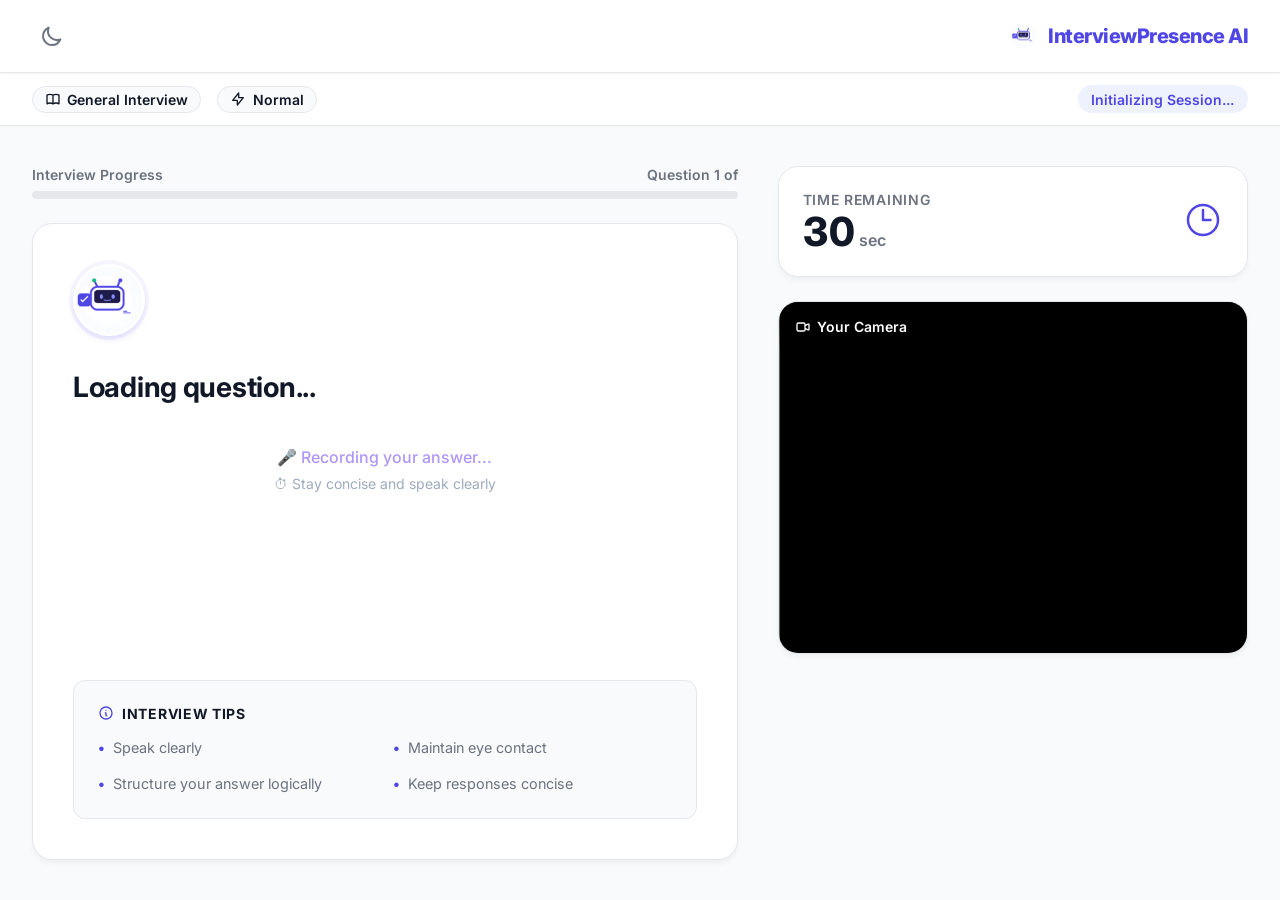
<file: templates/index.html>
﻿<!DOCTYPE html>
<html lang="en">

<head>
    <meta charset="UTF-8">
    <meta name="viewport" content="width=device-width, initial-scale=1.0">
    <title>Live Interview - InterviewPresence AI</title>
    <link href="https://fonts.googleapis.com/css2?family=Inter:wght@400;500;600;700;800&display=swap" rel="stylesheet">
    <style>
        :root {
            --primary: #4f46e5;
            --primary-hover: #4338ca;
            --bg-light: #f9fafb;
            --surface: #ffffff;
            --text-main: #111827;
            --text-muted: #6b7280;
            --border: #e5e7eb;
            --danger: #ef4444;
            --success: #10b981;
            --warning: #f59e0b;
        }

        * {
            box-sizing: border-box;
            margin: 0;
            padding: 0;
            font-family: 'Inter', sans-serif;
        }

        body {
            background-color: var(--bg-light);
            color: var(--text-main);
            min-height: 100vh;
            display: flex;
            flex-direction: column;
        }

        /* Topbar Header */
        .topbar {
            background: var(--surface);
            border-bottom: 1px solid var(--border);
            padding: 1rem 2rem;
            display: flex;
            justify-content: space-between;
            align-items: center;
            box-shadow: 0 1px 2px 0 rgba(0, 0, 0, 0.05);
            position: sticky;
            top: 0;
            z-index: 50;
        }

        .brand-title {
            font-size: 1.25rem;
            font-weight: 800;
            color: var(--primary);
            display: flex;
            align-items: center;
            gap: 0.5rem;
            letter-spacing: -0.025em;
        }

        .brand-title .logo-icon {
            width: 32px;
            height: 32px;
            object-fit: contain;
            border-radius: 6px;
        }

        /* Compact Header (Session Info) */
        .session-info-bar {
            background: var(--surface);
            border-bottom: 1px solid var(--border);
            padding: 0.75rem 2rem;
            display: flex;
            align-items: center;
            justify-content: space-between;
            font-size: 0.875rem;
            color: var(--text-muted);
            box-shadow: 0 1px 2px 0 rgba(0, 0, 0, 0.02);
        }

        .session-badges {
            display: flex;
            gap: 1rem;
            align-items: center;
        }

        .badge {
            background: var(--bg-light);
            border: 1px solid var(--border);
            padding: 0.25rem 0.75rem;
            border-radius: 9999px;
            font-weight: 600;
            color: var(--text-main);
            display: inline-flex;
            align-items: center;
            gap: 0.4rem;
        }

        .status-badge {
            display: flex;
            align-items: center;
            gap: 0.5rem;
            font-weight: 600;
            color: var(--primary);
            background: #eef2ff;
            padding: 0.35rem 0.85rem;
            border-radius: 9999px;
        }

        /* Main Container */
        .container {
            max-width: 1300px;
            margin: 0 auto;
            padding: 2.5rem 2rem;
            width: 100%;
            flex: 1;
            display: grid;
            grid-template-columns: 3fr 2fr;
            gap: 2.5rem;
        }

        /* Left: Question Panel */
        .question-panel {
            display: flex;
            flex-direction: column;
            gap: 1.5rem;
        }

        .question-card {
            background: var(--surface);
            border: 1px solid var(--border);
            border-radius: 20px;
            padding: 2.5rem;
            box-shadow: 0 4px 6px -1px rgba(0, 0, 0, 0.05);
            display: flex;
            flex-direction: column;
            position: relative;
            overflow: hidden;
            flex-grow: 1;
        }

        .ai-header {
            display: flex;
            align-items: center;
            gap: 1rem;
            margin-bottom: 1.5rem;
        }

        .ai-avatar {
            width: 72px;
            height: 72px;
            border-radius: 50%;
            background: var(--bg-light);
            border: 3px solid #ffffff;
            box-shadow: 0 4px 6px -1px rgba(79, 70, 229, 0.15), 0 0 0 4px rgba(79, 70, 229, 0.05);
            display: flex;
            align-items: center;
            justify-content: center;
            animation: float-avatar 4s ease-in-out infinite, gentle-glow 4s ease-in-out infinite;
            flex-shrink: 0;
            overflow: hidden;
            margin-bottom: 0.5rem;
        }

        .ai-avatar img {
            width: 100%;
            height: 100%;
            object-fit: cover;
        }

        @keyframes float-avatar {
            0% { transform: translateY(0px); }
            50% { transform: translateY(-3px); }
            100% { transform: translateY(0px); }
        }

        @keyframes gentle-glow {
            0% { box-shadow: 0 4px 6px -1px rgba(79, 70, 229, 0.15), 0 0 0 4px rgba(79, 70, 229, 0.05); }
            50% { box-shadow: 0 8px 12px -1px rgba(79, 70, 229, 0.25), 0 0 0 6px rgba(79, 70, 229, 0.1); }
            100% { box-shadow: 0 4px 6px -1px rgba(79, 70, 229, 0.15), 0 0 0 4px rgba(79, 70, 229, 0.05); }
        }

        .question-text {
            font-size: 1.75rem;
            font-weight: 700;
            color: var(--text-main);
            line-height: 1.4;
            margin-bottom: 1.25rem;
            letter-spacing: -0.01em;
        }

        /* Answer Status Block */
        .answer-status {
            margin: 20px 0;
            text-align: center;
            opacity: 0.9;
        }

        .recording-text {
            font-size: 16px;
            color: #a78bfa;
            margin-bottom: 8px;
            font-weight: 500;
            animation: answer-pulse 1.5s infinite;
        }

        .helper-text {
            font-size: 14px;
            color: #94a3b8;
        }

        @keyframes answer-pulse {
            0%   { opacity: 0.6; }
            50%  { opacity: 1; }
            100% { opacity: 0.6; }
        }

        .guidance-panel {
            margin-top: auto;
            background: var(--bg-light);
            border: 1px solid var(--border);
            border-radius: 12px;
            padding: 1.5rem;
        }

        .guidance-panel h4 {
            font-size: 0.875rem;
            font-weight: 700;
            color: var(--text-main);
            margin-bottom: 1rem;
            display: flex;
            align-items: center;
            gap: 0.5rem;
            text-transform: uppercase;
            letter-spacing: 0.05em;
        }

        .guidance-panel h4 svg {
            color: var(--primary);
        }

        .guidance-list {
            list-style: none;
            display: grid;
            grid-template-columns: 1fr 1fr;
            gap: 1rem;
        }

        .guidance-list li {
            font-size: 0.9rem;
            color: var(--text-muted);
            display: flex;
            align-items: flex-start;
            gap: 0.5rem;
            line-height: 1.4;
        }

        .guidance-list li::before {
            content: "•";
            color: var(--primary);
            font-weight: bold;
        }

        @media (max-width: 640px) {
            .guidance-list {
                grid-template-columns: 1fr;
            }
        }

        /* Progress Bar */
        .progress-container {
            display: flex;
            flex-direction: column;
            gap: 0.5rem;
        }

        .progress-info {
            font-size: 0.875rem;
            font-weight: 600;
            color: var(--text-muted);
            display: flex;
            justify-content: space-between;
        }

        .progress-bar {
            height: 8px;
            background: var(--border);
            border-radius: 9999px;
            overflow: hidden;
        }

        #progressFill {
            height: 100%;
            background: var(--primary);
            width: 0%;
            transition: width 0.3s ease;
        }

        /* Right: Video Panel & Timer */
        .right-panel {
            display: flex;
            flex-direction: column;
            gap: 1.5rem;
        }

        .timer-card {
            background: var(--surface);
            border: 1px solid var(--border);
            border-radius: 20px;
            padding: 1.5rem;
            box-shadow: 0 4px 6px -1px rgba(0, 0, 0, 0.05);
            display: flex;
            align-items: center;
            justify-content: space-between;
        }

        .timer-info {
            display: flex;
            flex-direction: column;
            gap: 0.25rem;
        }

        .timer-label {
            font-size: 0.875rem;
            color: var(--text-muted);
            font-weight: 600;
            text-transform: uppercase;
            letter-spacing: 0.05em;
        }

        .timer-value {
            font-size: 2.5rem;
            font-weight: 800;
            color: var(--text-main);
            line-height: 1;
            font-variant-numeric: tabular-nums;
            display: flex;
            align-items: baseline;
            gap: 0.25rem;
        }

        .timer-value.urgent {
            color: var(--danger);
            animation: pulse 1s infinite;
        }

        .timer-value span.sec {
            font-size: 1rem;
            font-weight: 600;
            color: var(--text-muted);
        }

        .video-container {
            background: var(--bg-light);
            border: 1px solid var(--border);
            border-radius: 20px;
            box-shadow: 0 4px 6px -1px rgba(0, 0, 0, 0.05);
            position: relative;
            overflow: hidden;
            display: flex;
            flex-direction: column;
            aspect-ratio: 4/3;
        }

        .video-header {
            position: absolute;
            top: 0;
            left: 0;
            right: 0;
            padding: 1rem;
            display: flex;
            justify-content: space-between;
            align-items: center;
            z-index: 10;
            background: linear-gradient(180deg, rgba(0, 0, 0, 0.6) 0%, transparent 100%);
            color: white;
        }

        .camera-label {
            font-size: 0.875rem;
            font-weight: 600;
            display: flex;
            align-items: center;
            gap: 0.4rem;
        }

        .recording-badge {
            background: rgba(239, 68, 68, 0.9);
            color: white;
            padding: 0.35rem 0.75rem;
            border-radius: 9999px;
            font-size: 0.75rem;
            font-weight: 700;
            display: flex;
            align-items: center;
            gap: 0.4rem;
            backdrop-filter: blur(4px);
            animation: pulse-badge 2s infinite;
        }

        .recording-badge::before {
            content: '';
            width: 8px;
            height: 8px;
            background: white;
            border-radius: 50%;
            display: inline-block;
        }

        #video {
            width: 100%;
            height: 100%;
            object-fit: cover;
            background-color: #000;
            transform: scaleX(-1);
            /* Mirror effect */
        }

        @keyframes pulse {
            0%   { opacity: 1; }
            50%  { opacity: 0.7; }
            100% { opacity: 1; }
        }

        @keyframes pulse-badge {
            0%   { box-shadow: 0 0 0 0 rgba(239, 68, 68, 0.4); }
            70%  { box-shadow: 0 0 0 6px rgba(239, 68, 68, 0); }
            100% { box-shadow: 0 0 0 0 rgba(239, 68, 68, 0); }
        }

        /* Responsive */
        @media (max-width: 1024px) {
            .container {
                grid-template-columns: 1fr;
            }

            .video-container {
                max-width: 600px;
                margin: 0 auto;
                width: 100%;
            }
        }

        @media (max-width: 640px) {
            .session-info-bar {
                flex-direction: column;
                gap: 1rem;
                align-items: flex-start;
            }

            .session-badges {
                flex-wrap: wrap;
            }
        }
    </style>

    <!-- THEME INJECTION -->
    <style>
        [data-theme="dark"] {
            --bg-light: #111827;
            --bg-base: #111827;
            --bg: #111827;
            --surface: #1f2937;
            --card-bg: #1f2937;
            --text-main: #f9fafb;
            --text-primary: #f9fafb;
            --text-muted: #9ca3af;
            --text-secondary: #9ca3af;
            --border: #374151;
            --card-border: #374151;
            --icon-bg: #374151;
            --gradient-text: linear-gradient(135deg, #f9fafb 0%, #9ca3af 100%);
        }

        body, nav, .topbar, .session-info-bar, .question-card, .timer-card, .video-container, .badge, .status-badge, .guidance-panel, .guidance-text, span, h4, div, .subject-card, .difficulty-card, .feature-card, .stats-empty-state, .split-layout, .brand-panel, .form-card, section, header, main, h1, h2, h3, p {
            transition: background-color 0.3s ease, color 0.3s ease, border-color 0.3s ease, box-shadow 0.3s ease;
        }

        .theme-toggle-btn {
            background: transparent;
            border: none;
            color: var(--text-muted, var(--text-secondary, var(--primary, #6b7280)));
            cursor: pointer;
            padding: 0.5rem;
            border-radius: 50%;
            display: flex;
            align-items: center;
            justify-content: center;
            transition: background-color 0.3s ease, color 0.3s ease;
            z-index: 9999;
        }

        .theme-toggle-btn:hover {
            background-color: var(--border, var(--card-border, #e5e7eb));
            color: var(--text-main, var(--text-primary, #111827));
        }

        .theme-toggle-btn svg {
            width: 24px;
            height: 24px;
        }

        .fixed-theme-toggle {
            position: fixed;
            top: 1rem;
            right: 1.5rem;
            background: var(--surface, var(--card-bg, #ffffff));
            border: 1px solid var(--border, var(--card-border, #e5e7eb));
            box-shadow: 0 1px 3px rgba(0,0,0,0.1);
        }
    </style>

</head>

<body>

    <!-- Topbar -->
    <div class="topbar">
        
        <!-- THEME TOGGLE -->
        <button id="themeToggle" class="theme-toggle-btn" aria-label="Toggle Theme">
            <svg id="sunIcon" style="display: none;" xmlns="http://www.w3.org/2000/svg" fill="none" viewBox="0 0 24 24" stroke="currentColor" stroke-width="2"><path stroke-linecap="round" stroke-linejoin="round" d="M12 3v1m0 16v1m9-9h-1M4 12H3m15.364 6.364l-.707-.707M6.343 6.343l-.707-.707m12.728 0l-.707.707M6.343 17.657l-.707.707M16 12a4 4 0 11-8 0 4 4 0 018 0z" /></svg>
            <svg id="moonIcon" xmlns="http://www.w3.org/2000/svg" fill="none" viewBox="0 0 24 24" stroke="currentColor" stroke-width="2"><path stroke-linecap="round" stroke-linejoin="round" d="M20.354 15.354A9 9 0 018.646 3.646 9.003 9.003 0 0012 21a9.003 9.003 0 008.354-5.646z" /></svg>
        </button>

        <div class="brand-title">
            <img src="/static/images/ai-mascot.png" alt="AI Logo" class="logo-icon">
            InterviewPresence AI
        </div>
    </div>

    <!-- Session Header -->
    <div class="session-info-bar">
        <div class="session-badges">
            <div class="badge">
                <svg xmlns="http://www.w3.org/2000/svg" width="16" height="16" fill="none" viewBox="0 0 24 24"
                    stroke="currentColor" stroke-width="2">
                    <path stroke-linecap="round" stroke-linejoin="round"
                        d="M12 6.253v13m0-13C10.832 5.477 9.246 5 7.5 5S4.168 5.477 3 6.253v13C4.168 18.477 5.754 18 7.5 18s3.332.477 4.5 1.253m0-13C13.168 5.477 14.754 5 16.5 5c1.747 0 3.332.477 4.5 1.253v13C19.832 18.477 18.247 18 16.5 18c-1.746 0-3.332.477-4.5 1.253" />
                </svg>
                <span id="displaySubject">General Interview</span>
            </div>
            <div class="badge">
                <svg xmlns="http://www.w3.org/2000/svg" width="16" height="16" fill="none" viewBox="0 0 24 24"
                    stroke="currentColor" stroke-width="2">
                    <path stroke-linecap="round" stroke-linejoin="round" d="M13 10V3L4 14h7v7l9-11h-7z" />
                </svg>
                <span id="displayDifficulty">Normal</span>
            </div>
        </div>
        <div class="status-badge" id="status">
            Initializing Session...
        </div>
    </div>

    <div class="container">
        <!-- LEFT: Question Panel -->
        <div class="question-panel">

            <div class="progress-container">
                <div class="progress-info">
                    <span>Interview Progress</span>
                    <span>Question <span id="qNum">1</span> of <span id="qTotal"></span></span>
                </div>
                <div class="progress-bar">
                    <div id="progressFill"></div>
                </div>
            </div>

            <div class="question-card">
                <div class="ai-header">
                    <div class="ai-avatar">
                        <img src="/static/images/ai-mascot.png" alt="AI Interviewer" />
                    </div>
                </div>

                <div id="question" class="question-text">Loading question...</div>

                <div class="answer-status">
                    <p class="recording-text">&#127908; Recording your answer...</p>
                    <p class="helper-text">&#9201; Stay concise and speak clearly</p>
                </div>

                <div class="guidance-panel">
                    <h4>
                        <svg xmlns="http://www.w3.org/2000/svg" width="16" height="16" fill="none" viewBox="0 0 24 24"
                            stroke="currentColor" stroke-width="2">
                            <path stroke-linecap="round" stroke-linejoin="round"
                                d="M13 16h-1v-4h-1m1-4h.01M21 12a9 9 0 11-18 0 9 9 0 0118 0z" />
                        </svg>
                        Interview Tips
                    </h4>
                    <ul class="guidance-list">
                        <li>Speak clearly</li>
                        <li>Maintain eye contact</li>
                        <li>Structure your answer logically</li>
                        <li>Keep responses concise</li>
                    </ul>
                </div>
            </div>

        </div>

        <!-- RIGHT: Video Panel -->
        <div class="right-panel">

            <div class="timer-card">
                <div class="timer-info">
                    <span class="timer-label">Time Remaining</span>
                    <div class="timer-value" id="timerValueContainer">
                        <span id="timer">30</span>
                        <span class="sec">sec</span>
                    </div>
                </div>
                <div class="timer-icon" style="color: var(--primary);">
                    <svg xmlns="http://www.w3.org/2000/svg" width="40" height="40" fill="none" viewBox="0 0 24 24"
                        stroke="currentColor" stroke-width="1.5">
                        <path stroke-linecap="round" stroke-linejoin="round"
                            d="M12 6v6h4.5m4.5 0a9 9 0 11-18 0 9 9 0 0118 0z" />
                    </svg>
                </div>
            </div>

            <div class="video-container">
                <div class="video-header">
                    <div class="camera-label">
                        <svg xmlns="http://www.w3.org/2000/svg" width="16" height="16" fill="none" viewBox="0 0 24 24"
                            stroke="currentColor" stroke-width="2">
                            <path stroke-linecap="round" stroke-linejoin="round"
                                d="M15 10l4.553-2.276A1 1 0 0121 8.618v6.764a1 1 0 01-1.447.894L15 14M5 18h8a2 2 0 002-2V8a2 2 0 00-2-2H5a2 2 0 00-2 2v8a2 2 0 002 2z" />
                        </svg>
                        Your Camera
                    </div>
                    <div class="recording-badge" style="display: none;">
                        Recording
                    </div>
                </div>
                <!-- Playsinline and muted often required for autoplay without issues -->
                <video id="video" autoplay playsinline muted></video>
            </div>

        </div>
    </div>

    <script>
        // Setup Context labels
        document.addEventListener("DOMContentLoaded", () => {
            const urlParams = new URLSearchParams(window.location.search);
            let subject = urlParams.get("subject");
            let difficulty = urlParams.get("difficulty");

            if (subject) {
                const displayMap = {
                    'dsa': 'Data Structures & Algorithms',
                    'os': 'Operating Systems',
                    'dbms': 'Database Management Systems',
                    'networks': 'Computer Networks'
                };
                document.getElementById('displaySubject').textContent = displayMap[subject.toLowerCase()] || subject.toUpperCase();
            }
            if (difficulty) {
                document.getElementById('displayDifficulty').textContent = difficulty.charAt(0).toUpperCase() + difficulty.slice(1);
            }
        });

        let allRecordings = [];
        let recordedChunks = [];

        const video = document.getElementById("video");
        const timerDisplay = document.getElementById("timer");
        const timerValueContainer = document.getElementById("timerValueContainer");

        const recordingBadge = document.querySelector(".recording-badge");
        const questions = JSON.parse('{{ questions|tojson|safe }}');
        document.getElementById("qTotal").innerText = questions.length;
        let currentQuestionIndex = 0;

        let countdown;
        let timeLeft = 30;

        let mediaRecorder;

        navigator.mediaDevices.getUserMedia({
            video: true,
            audio: {
                echoCancellation: true,
                noiseSuppression: true,
                autoGainControl: true
            }
        })
            .then(stream => {
                video.srcObject = stream;

                mediaRecorder = new MediaRecorder(stream);

                mediaRecorder.ondataavailable = event => {
                    if (event.data.size > 0) {
                        recordedChunks.push(event.data);
                    }
                };

                recordingBadge.style.display = "none";
                mediaRecorder.onstop = async () => {

                    const blob = new Blob(recordedChunks, { type: "video/webm" });
                    allRecordings.push(blob);

                    currentQuestionIndex++;

                    if (currentQuestionIndex < questions.length) {
                        loadQuestion();
                        document.getElementById("status").innerHTML =
                            '<svg xmlns="http://www.w3.org/2000/svg" width="16" height="16" fill="none" viewBox="0 0 24 24" stroke="currentColor" stroke-width="2"><path stroke-linecap="round" stroke-linejoin="round" d="M19 11a7 7 0 01-7 7m0 0a7 7 0 01-7-7m7 7v4m0 0H8m4 0h4m-4-8a3 3 0 01-3-3V5a3 3 0 116 0v6a3 3 0 01-3 3z" /></svg> Listening to question...';
                        setTimeout(speakQuestion, 1000);
                        return;
                    }

                    document.getElementById("status").innerHTML =
                        '<svg class="animate-spin" xmlns="http://www.w3.org/2000/svg" width="16" height="16" fill="none" viewBox="0 0 24 24" stroke="currentColor" stroke-width="2"><path stroke-linecap="round" stroke-linejoin="round" d="M4 4v5h.582m15.356 2A8.001 8.001 0 004.582 9m0 0H9m11 11v-5h-.581m0 0a8.003 8.003 0 01-15.357-2m15.357 2H15" /></svg> AI evaluation in progress...';

                    const formData = new FormData();

                    allRecordings.forEach((blob, index) => {
                        formData.append("video" + index, blob);
                    });

                    const response = await fetch("/upload", {
                        method: "POST",
                        body: formData
                    });

                    const html = await response.text();
                    document.open();
                    document.write(html);
                    document.close();
                };

            })
            .catch(err => {
                alert("Camera access denied! Please allow permissions to use the live interview feature.");
            });

        function loadQuestion() {
            document.getElementById("question").innerText =
                questions[currentQuestionIndex].question;

            // Update question number
            document.getElementById("qNum").innerText =
                currentQuestionIndex + 1;

            // Update progress bar
            const progress =
                ((currentQuestionIndex + 1) / questions.length) * 100;

            document.getElementById("progressFill").style.width =
                progress + "%";
        }

        function speakQuestion() {
            const questionText = questions[currentQuestionIndex].question;
            const speech = new SpeechSynthesisUtterance(questionText);

            speech.onend = () => {
                document.getElementById("status").innerHTML =
                    '<svg xmlns="http://www.w3.org/2000/svg" width="16" height="16" fill="none" viewBox="0 0 24 24" stroke="currentColor" stroke-width="2"><path stroke-linecap="round" stroke-linejoin="round" d="M14.752 11.168l-3.197-2.132A1 1 0 0010 9.87v4.263a1 1 0 001.555.832l3.197-2.132a1 1 0 000-1.664z" /><path stroke-linecap="round" stroke-linejoin="round" d="M21 12a9 9 0 11-18 0 9 9 0 0118 0z" /></svg> Answer now...';
                setTimeout(startAutoRecording, 2000);
            };

            window.speechSynthesis.speak(speech);
        }

        function startAutoRecording() {
            recordingBadge.style.display = "flex";
            timerValueContainer.classList.remove("urgent");

            if (mediaRecorder.state === "recording") return;

            timeLeft = 30;
            timerDisplay.innerText = timeLeft;

            recordedChunks = [];
            mediaRecorder.start();

            document.getElementById("status").innerHTML =
                '<svg xmlns="http://www.w3.org/2000/svg" width="16" height="16" fill="none" viewBox="0 0 24 24" stroke="currentColor" stroke-width="2"><path stroke-linecap="round" stroke-linejoin="round" d="M15 10l4.553-2.276A1 1 0 0121 8.618v6.764a1 1 0 01-1.447.894L15 14M5 18h8a2 2 0 002-2V8a2 2 0 00-2-2H5a2 2 0 00-2 2v8a2 2 0 002 2z" /></svg> Recording answer...';

            countdown = setInterval(() => {
                timeLeft--;
                timerDisplay.innerText = timeLeft;

                if (timeLeft <= 10) {
                    timerValueContainer.classList.add("urgent");
                }

                if (timeLeft <= 0) {
                    clearInterval(countdown);
                    timerValueContainer.classList.remove("urgent");
                    mediaRecorder.stop();
                }
            }, 1000);
        }

        window.onload = () => {
            loadQuestion();
            document.getElementById("status").innerHTML =
                '<svg xmlns="http://www.w3.org/2000/svg" width="16" height="16" fill="none" viewBox="0 0 24 24" stroke="currentColor" stroke-width="2"><path stroke-linecap="round" stroke-linejoin="round" d="M19 11a7 7 0 01-7 7m0 0a7 7 0 01-7-7m7 7v4m0 0H8m4 0h4m-4-8a3 3 0 01-3-3V5a3 3 0 116 0v6a3 3 0 01-3 3z" /></svg> Listening to question...';
            setTimeout(speakQuestion, 500);
        };

        // Quick inline style for spin animation
        const style = document.createElement('style');
        style.innerHTML = `
        @keyframes spin { 100% { transform: rotate(360deg); } }
        .animate-spin { animation: spin 1s linear infinite; }
    `;
        document.head.appendChild(style);
    </script>


    <!-- THEME SCRIPT -->
    <script>
        const initTheme = () => {
            const savedTheme = localStorage.getItem('theme');
            const sunIcon = document.getElementById('sunIcon');
            const moonIcon = document.getElementById('moonIcon');
            if (savedTheme === 'dark') {
                document.documentElement.setAttribute('data-theme', 'dark');
                if (sunIcon) sunIcon.style.display = 'block';
                if (moonIcon) moonIcon.style.display = 'none';
            } else {
                document.documentElement.setAttribute('data-theme', 'light');
                if (sunIcon) sunIcon.style.display = 'none';
                if (moonIcon) moonIcon.style.display = 'block';
            }
        };

        const savedThemeInit = localStorage.getItem('theme');
        if (savedThemeInit === 'dark') {
            document.documentElement.setAttribute('data-theme', 'dark');
        } else {
            document.documentElement.setAttribute('data-theme', 'light');
        }

        document.addEventListener("DOMContentLoaded", () => {
            initTheme();
            const themeToggleBtn = document.getElementById('themeToggle');
            const sunIcon = document.getElementById('sunIcon');
            const moonIcon = document.getElementById('moonIcon');

            if (themeToggleBtn) {
                themeToggleBtn.addEventListener('click', () => {
                    const currentTheme = document.documentElement.getAttribute('data-theme');
                    let targetTheme = 'light';
                    if (currentTheme === 'light' || !currentTheme) {
                        targetTheme = 'dark';
                        if (sunIcon) sunIcon.style.display = 'block';
                        if (moonIcon) moonIcon.style.display = 'none';
                    } else {
                        targetTheme = 'light';
                        if (sunIcon) sunIcon.style.display = 'none';
                        if (moonIcon) moonIcon.style.display = 'block';
                    }
                    document.documentElement.setAttribute('data-theme', targetTheme);
                    localStorage.setItem('theme', targetTheme);
                });
            }
        });
    </script>

</body>

</html>
</file>
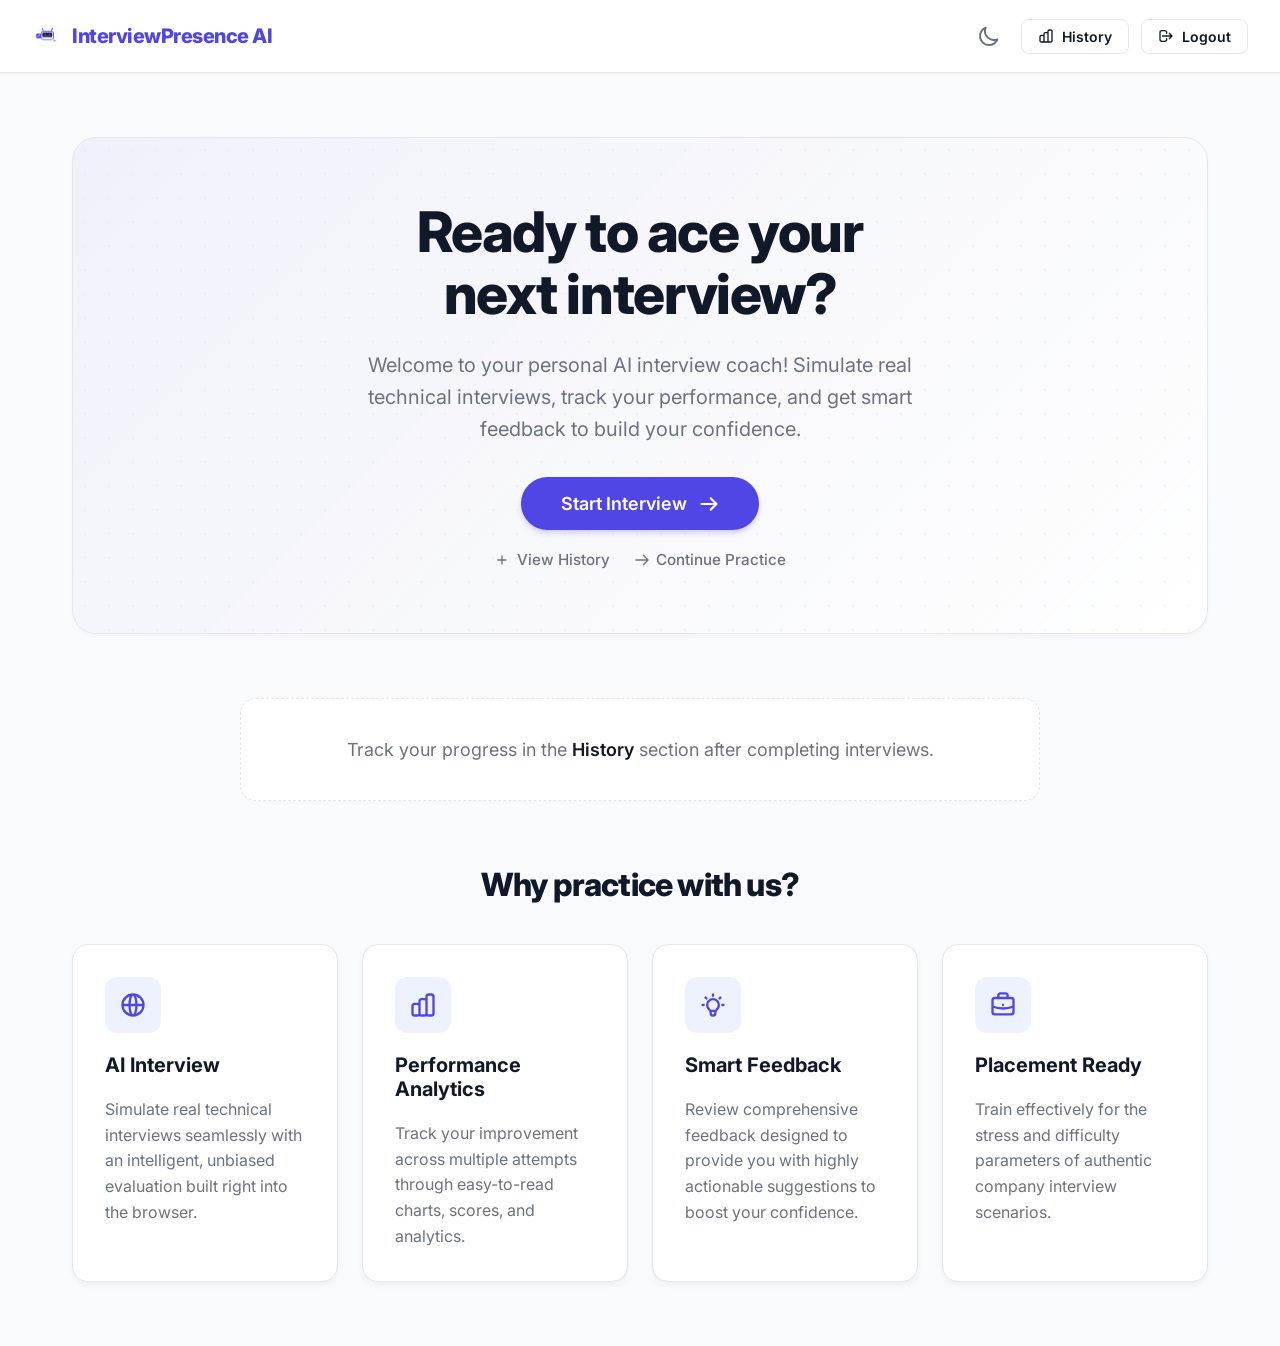
<file: templates/dashboard.html>
<!DOCTYPE html>
<html lang="en">

<head>
    <meta charset="UTF-8">
    <meta name="viewport" content="width=device-width, initial-scale=1.0">
    <title>Dashboard | InterviewPresence AI</title>
    <link href="https://fonts.googleapis.com/css2?family=Inter:wght@400;500;600;700;800&display=swap" rel="stylesheet">
    <style>
        /* ─── Light Theme Variables (default) ─── */
        :root {
            --primary: #4f46e5;
            --primary-hover: #4338ca;
            --bg: #f3f4f6;
            --bg-light: #f9fafb;
            --surface: #ffffff;
            --text-main: #111827;
            --text-muted: #6b7280;
            --border: #e5e7eb;
            --icon-bg: #eef2ff;
            --hover-bg: #f9fafb;
            --hover-border: #d1d5db;
        }

        /* ─── Dark Theme Overrides ─── */
        [data-theme="dark"] {
            --bg: #111827;
            --bg-light: #111827;
            --surface: #1f2937;
            --text-main: #f9fafb;
            --text-muted: #9ca3af;
            --border: #374151;
            --icon-bg: #374151;
            --hover-bg: #374151;
            --hover-border: #4b5563;
        }

        * {
            box-sizing: border-box;
            margin: 0;
            padding: 0;
            font-family: 'Inter', sans-serif;
        }

        body {
            background-color: var(--bg-light);
            color: var(--text-main);
            min-height: 100vh;
            display: flex;
            flex-direction: column;
            transition: background-color 0.3s ease, color 0.3s ease;
        }

        /* Navbar */
        .navbar {
            background: var(--surface);
            border-bottom: 1px solid var(--border);
            padding: 1rem 2rem;
            display: flex;
            justify-content: space-between;
            align-items: center;
            box-shadow: 0 1px 2px 0 rgba(0, 0, 0, 0.05);
            position: sticky;
            top: 0;
            z-index: 50;
            transition: background-color 0.3s ease, border-color 0.3s ease;
        }

        .navbar-brand {
            font-size: 1.25rem;
            font-weight: 800;
            color: var(--primary);
            display: flex;
            align-items: center;
            gap: 0.5rem;
            text-decoration: none;
            letter-spacing: -0.025em;
        }

        .navbar-brand .logo-icon {
            width: 32px;
            height: 32px;
            object-fit: contain;
            border-radius: 6px;
        }

        .nav-actions {
            display: flex;
            align-items: center;
            gap: 0.75rem;
        }

        .btn-secondary-nav {
            background: var(--surface);
            color: var(--text-main);
            border: 1px solid var(--border);
            padding: 0.5rem 1rem;
            border-radius: 8px;
            font-weight: 600;
            font-size: 0.875rem;
            text-decoration: none;
            transition: all 0.2s ease;
            display: inline-flex;
            align-items: center;
            gap: 0.5rem;
        }

        .btn-secondary-nav:hover {
            background: var(--hover-bg);
            border-color: var(--hover-border);
        }

        /* Container */
        .container {
            max-width: 1200px;
            margin: 0 auto;
            padding: 4rem 2rem;
            width: 100%;
            flex: 1;
            display: flex;
            flex-direction: column;
            gap: 4rem;
        }

        /* Hero Section */
        .hero-wrapper {
            position: relative;
            padding: 4rem 2rem;
            border-radius: 24px;
            overflow: hidden;
            background: linear-gradient(135deg, rgba(79, 70, 229, 0.05) 0%, var(--surface) 100%);
            border: 1px solid var(--border);
            box-shadow: 0 4px 6px -1px rgba(0, 0, 0, 0.02), 0 2px 4px -1px rgba(0, 0, 0, 0.02);
            text-align: center;
            display: flex;
            flex-direction: column;
            align-items: center;
            gap: 1.5rem;
            animation: fadeIn 0.5s ease-out;
            transition: background 0.3s ease, border-color 0.3s ease;
        }

        /* Soft pattern overlay */
        .hero-wrapper::before {
            content: '';
            position: absolute;
            top: 0;
            left: 0;
            right: 0;
            bottom: 0;
            background-image: radial-gradient(var(--border) 1px, transparent 1px);
            background-size: 24px 24px;
            opacity: 0.4;
            pointer-events: none;
            z-index: 0;
        }

        .hero-content {
            position: relative;
            z-index: 10;
        }

        .hero h1 {
            font-size: 3.5rem;
            font-weight: 800;
            color: var(--text-main);
            line-height: 1.1;
            letter-spacing: -0.025em;
            margin-bottom: 1.5rem;
            transition: color 0.3s ease;
        }

        .hero p {
            font-size: 1.25rem;
            color: var(--text-muted);
            line-height: 1.6;
            max-width: 600px;
            margin: 0 auto 2rem auto;
            transition: color 0.3s ease;
        }

        .hero-actions {
            display: flex;
            flex-direction: column;
            align-items: center;
            gap: 1.25rem;
        }

        .btn-primary {
            display: inline-flex;
            justify-content: center;
            align-items: center;
            background: var(--primary);
            color: #ffffff;
            padding: 1rem 2.5rem;
            border-radius: 9999px;
            font-weight: 600;
            font-size: 1.125rem;
            text-decoration: none;
            transition: all 0.2s ease;
            box-shadow: 0 4px 6px -1px rgba(79, 70, 229, 0.2), 0 2px 4px -1px rgba(79, 70, 229, 0.1);
            gap: 0.75rem;
        }

        .btn-primary:hover {
            background: var(--primary-hover);
            transform: translateY(-2px);
            box-shadow: 0 10px 15px -3px rgba(79, 70, 229, 0.3), 0 4px 6px -2px rgba(79, 70, 229, 0.15);
        }

        .btn-primary svg {
            width: 20px;
            height: 20px;
            transition: transform 0.2s ease;
        }

        .btn-primary:hover svg {
            transform: translateX(4px);
        }

        .secondary-actions {
            display: flex;
            gap: 1.5rem;
        }

        .btn-subtle {
            font-size: 0.95rem;
            font-weight: 500;
            color: var(--text-muted);
            text-decoration: none;
            display: inline-flex;
            align-items: center;
            gap: 0.4rem;
            transition: color 0.2s ease;
        }

        .btn-subtle:hover {
            color: var(--primary);
        }

        /* Empty State (Replaces Stats) */
        .stats-empty-state {
            background: var(--surface);
            border: 1px dashed var(--border);
            border-radius: 16px;
            padding: 2.5rem 2rem;
            text-align: center;
            color: var(--text-muted);
            font-size: 1.125rem;
            box-shadow: 0 1px 2px 0 rgba(0, 0, 0, 0.02);
            max-width: 800px;
            margin: 0 auto;
            width: 100%;
            transition: background-color 0.3s ease, border-color 0.3s ease, color 0.3s ease;
        }

        .stats-empty-state strong {
            color: var(--text-main);
            font-weight: 600;
        }

        /* Features Section */
        .features-section {
            display: flex;
            flex-direction: column;
            gap: 2rem;
        }

        .features-header {
            text-align: center;
        }

        .features-header h2 {
            font-size: 2rem;
            font-weight: 800;
            color: var(--text-main);
            letter-spacing: -0.025em;
            margin-bottom: 0.5rem;
            transition: color 0.3s ease;
        }

        .features-grid {
            display: grid;
            grid-template-columns: repeat(auto-fit, minmax(250px, 1fr));
            gap: 1.5rem;
        }

        .feature-card {
            background: var(--surface);
            border: 1px solid var(--border);
            border-radius: 16px;
            padding: 2rem;
            transition: all 0.3s ease;
            box-shadow: 0 4px 6px -1px rgba(0, 0, 0, 0.05);
            display: flex;
            flex-direction: column;
            gap: 1.25rem;
        }

        .feature-card:hover {
            transform: translateY(-4px);
            box-shadow: 0 20px 25px -5px rgba(0, 0, 0, 0.1), 0 10px 10px -5px rgba(0, 0, 0, 0.04);
            border-color: var(--hover-border);
        }

        .feature-icon {
            width: 56px;
            height: 56px;
            border-radius: 12px;
            background: var(--icon-bg);
            color: var(--primary);
            display: flex;
            justify-content: center;
            align-items: center;
            transition: background-color 0.3s ease;
        }

        .feature-icon svg {
            width: 28px;
            height: 28px;
        }

        .feature-card h3 {
            font-size: 1.25rem;
            font-weight: 700;
            color: var(--text-main);
            transition: color 0.3s ease;
        }

        .feature-card p {
            font-size: 1rem;
            color: var(--text-muted);
            line-height: 1.6;
            transition: color 0.3s ease;
        }

        /* Theme Toggle */
        .theme-toggle-btn {
            background: transparent;
            border: none;
            color: var(--text-muted);
            cursor: pointer;
            padding: 0.5rem;
            border-radius: 50%;
            display: flex;
            align-items: center;
            justify-content: center;
            transition: background-color 0.3s ease, color 0.3s ease;
            z-index: 9999;
        }

        .theme-toggle-btn:hover {
            background-color: var(--border);
            color: var(--text-main);
        }

        .theme-toggle-btn svg {
            width: 24px;
            height: 24px;
        }

        @keyframes fadeIn {
            from {
                opacity: 0;
                transform: translateY(10px);
            }

            to {
                opacity: 1;
                transform: translateY(0);
            }
        }

        @media (max-width: 768px) {
            .hero-wrapper {
                padding: 3rem 1.5rem;
            }

            .hero h1 {
                font-size: 2.5rem;
            }

            .container {
                padding: 2rem 1rem;
                gap: 3rem;
            }

            .secondary-actions {
                flex-direction: column;
                gap: 1rem;
                align-items: center;
            }
        }
    </style>
</head>

<body>

    <!-- Navbar -->
    <nav class="navbar">
        <a href="/" class="navbar-brand">
            <img src="/static/images/ai-mascot.png" alt="AI Logo" class="logo-icon">
            InterviewPresence AI
        </a>
        <div class="nav-actions">
            <!-- Theme Toggle -->
            <button id="themeToggle" class="theme-toggle-btn" aria-label="Toggle Theme">
                <svg id="sunIcon" style="display: none;" xmlns="http://www.w3.org/2000/svg" fill="none"
                    viewBox="0 0 24 24" stroke="currentColor" stroke-width="2">
                    <path stroke-linecap="round" stroke-linejoin="round"
                        d="M12 3v1m0 16v1m9-9h-1M4 12H3m15.364 6.364l-.707-.707M6.343 6.343l-.707-.707m12.728 0l-.707.707M6.343 17.657l-.707.707M16 12a4 4 0 11-8 0 4 4 0 018 0z" />
                </svg>
                <svg id="moonIcon" xmlns="http://www.w3.org/2000/svg" fill="none" viewBox="0 0 24 24"
                    stroke="currentColor" stroke-width="2">
                    <path stroke-linecap="round" stroke-linejoin="round"
                        d="M20.354 15.354A9 9 0 018.646 3.646 9.003 9.003 0 0012 21a9.003 9.003 0 008.354-5.646z" />
                </svg>
            </button>

            <a href="/history" class="btn-secondary-nav">
                <svg xmlns="http://www.w3.org/2000/svg" width="16" height="16" fill="none" viewBox="0 0 24 24"
                    stroke="currentColor" stroke-width="2">
                    <path stroke-linecap="round" stroke-linejoin="round"
                        d="M9 19v-6a2 2 0 00-2-2H5a2 2 0 00-2 2v6a2 2 0 002 2h2a2 2 0 002-2zm0 0V9a2 2 0 012-2h2a2 2 0 012 2v10m-6 0a2 2 0 002 2h2a2 2 0 002-2m0 0V5a2 2 0 012-2h2a2 2 0 012 2v14a2 2 0 01-2 2h-2a2 2 0 01-2-2z" />
                </svg>
                History
            </a>
            <a href="/logout" class="btn-secondary-nav">
                <svg xmlns="http://www.w3.org/2000/svg" width="16" height="16" fill="none" viewBox="0 0 24 24"
                    stroke="currentColor" stroke-width="2">
                    <path stroke-linecap="round" stroke-linejoin="round"
                        d="M17 16l4-4m0 0l-4-4m4 4H7m6 4v1a3 3 0 01-3 3H6a3 3 0 01-3-3V7a3 3 0 013-3h4a3 3 0 013 3v1" />
                </svg>
                Logout
            </a>
        </div>
    </nav>

    <!-- Main Container -->
    <div class="container">

        <!-- Hero Section -->
        <div class="hero-wrapper hero">
            <div class="hero-content">
                <h1>Ready to ace your <br /> next interview?</h1>
                <p>Welcome to your personal AI interview coach! Simulate real technical interviews, track your
                    performance, and get smart feedback to build your confidence.</p>

                <div class="hero-actions">
                    <a href="/mode" class="btn-primary">
                        Start Interview
                        <svg xmlns="http://www.w3.org/2000/svg" fill="none" viewBox="0 0 24 24" stroke="currentColor"
                            stroke-width="2.5">
                            <path stroke-linecap="round" stroke-linejoin="round" d="M14 5l7 7m0 0l-7 7m7-7H3" />
                        </svg>
                    </a>

                    <div class="secondary-actions">
                        <a href="/history" class="btn-subtle">
                            <svg xmlns="http://www.w3.org/2000/svg" width="16" height="16" fill="none"
                                viewBox="0 0 24 24" stroke="currentColor" stroke-width="2">
                                <path stroke-linecap="round" stroke-linejoin="round" d="M12 6v6m0 0v6m0-6h6m-6 0H6" />
                            </svg>
                            View History
                        </a>
                        <a href="/subjects" class="btn-subtle">
                            <svg xmlns="http://www.w3.org/2000/svg" width="16" height="16" fill="none"
                                viewBox="0 0 24 24" stroke="currentColor" stroke-width="2">
                                <path stroke-linecap="round" stroke-linejoin="round" d="M14 5l7 7m0 0l-7 7m7-7H3" />
                            </svg>
                            Continue Practice
                        </a>
                    </div>
                </div>
            </div>
        </div>

        <!-- Progress Hint (Replaces missing Stats) -->
        <div class="stats-empty-state">
            Track your progress in the <strong>History</strong> section after completing interviews.
        </div>

        <!-- Capabilities Section -->
        <div class="features-section">
            <div class="features-header">
                <h2>Why practice with us?</h2>
            </div>
            <div class="features-grid">

                <!-- Card 1 -->
                <div class="feature-card">
                    <div class="feature-icon">
                        <svg xmlns="http://www.w3.org/2000/svg" fill="none" viewBox="0 0 24 24" stroke="currentColor"
                            stroke-width="2">
                            <path stroke-linecap="round" stroke-linejoin="round"
                                d="M21 12a9 9 0 01-9 9m9-9a9 9 0 00-9-9m9 9H3m9 9a9 9 0 01-9-9m9 9c1.657 0 3-4.03 3-9s-1.343-9-3-9m0 18c-1.657 0-3-4.03-3-9s1.343-9 3-9m-9 9a9 9 0 019-9" />
                        </svg>
                    </div>
                    <h3>AI Interview</h3>
                    <p>Simulate real technical interviews seamlessly with an intelligent, unbiased evaluation built
                        right into the browser.</p>
                </div>

                <!-- Card 2 -->
                <div class="feature-card">
                    <div class="feature-icon">
                        <svg xmlns="http://www.w3.org/2000/svg" fill="none" viewBox="0 0 24 24" stroke="currentColor"
                            stroke-width="2">
                            <path stroke-linecap="round" stroke-linejoin="round"
                                d="M9 19v-6a2 2 0 00-2-2H5a2 2 0 00-2 2v6a2 2 0 002 2h2a2 2 0 002-2zm0 0V9a2 2 0 012-2h2a2 2 0 012 2v10m-6 0a2 2 0 002 2h2a2 2 0 002-2m0 0V5a2 2 0 012-2h2a2 2 0 012 2v14a2 2 0 01-2 2h-2a2 2 0 01-2-2z" />
                        </svg>
                    </div>
                    <h3>Performance Analytics</h3>
                    <p>Track your improvement across multiple attempts through easy-to-read charts, scores, and
                        analytics.</p>
                </div>

                <!-- Card 3 -->
                <div class="feature-card">
                    <div class="feature-icon">
                        <svg xmlns="http://www.w3.org/2000/svg" fill="none" viewBox="0 0 24 24" stroke="currentColor"
                            stroke-width="2">
                            <path stroke-linecap="round" stroke-linejoin="round"
                                d="M9.663 17h4.673M12 3v1m6.364 1.636l-.707.707M21 12h-1M4 12H3m3.343-5.657l-.707-.707m2.828 9.9a5 5 0 117.072 0l-.548.547A3.374 3.374 0 0014 18.469V19a2 2 0 11-4 0v-.531c0-.895-.356-1.754-.988-2.386l-.548-.547z" />
                        </svg>
                    </div>
                    <h3>Smart Feedback</h3>
                    <p>Review comprehensive feedback designed to provide you with highly actionable suggestions to boost
                        your confidence.</p>
                </div>

                <!-- Card 4 -->
                <div class="feature-card">
                    <div class="feature-icon">
                        <svg xmlns="http://www.w3.org/2000/svg" fill="none" viewBox="0 0 24 24" stroke="currentColor"
                            stroke-width="2">
                            <path stroke-linecap="round" stroke-linejoin="round"
                                d="M21 13.255A23.931 23.931 0 0112 15c-3.183 0-6.22-.62-9-1.745M16 6V4a2 2 0 00-2-2h-4a2 2 0 00-2 2v2m4 6h.01M5 20h14a2 2 0 002-2V8a2 2 0 00-2-2H5a2 2 0 00-2 2v10a2 2 0 002 2z" />
                        </svg>
                    </div>
                    <h3>Placement Ready</h3>
                    <p>Train effectively for the stress and difficulty parameters of authentic company interview
                        scenarios.</p>
                </div>

            </div>
        </div>

    </div>

    <!-- THEME SCRIPT -->
    <script>
        // Apply before paint to prevent flash
        const savedThemeInit = localStorage.getItem('theme');
        if (savedThemeInit === 'dark') {
            document.documentElement.setAttribute('data-theme', 'dark');
        } else {
            document.documentElement.setAttribute('data-theme', 'light');
        }

        document.addEventListener("DOMContentLoaded", () => {
            const sunIcon = document.getElementById('sunIcon');
            const moonIcon = document.getElementById('moonIcon');
            const themeToggleBtn = document.getElementById('themeToggle');

            const syncIcons = (theme) => {
                if (theme === 'dark') {
                    if (sunIcon) sunIcon.style.display = 'block';
                    if (moonIcon) moonIcon.style.display = 'none';
                } else {
                    if (sunIcon) sunIcon.style.display = 'none';
                    if (moonIcon) moonIcon.style.display = 'block';
                }
            };

            syncIcons(localStorage.getItem('theme') || 'light');

            if (themeToggleBtn) {
                themeToggleBtn.addEventListener('click', () => {
                    const currentTheme = document.documentElement.getAttribute('data-theme');
                    const targetTheme = currentTheme === 'dark' ? 'light' : 'dark';
                    document.documentElement.setAttribute('data-theme', targetTheme);
                    localStorage.setItem('theme', targetTheme);
                    syncIcons(targetTheme);
                });
            }
        });
    </script>

</body>

</html>
</file>
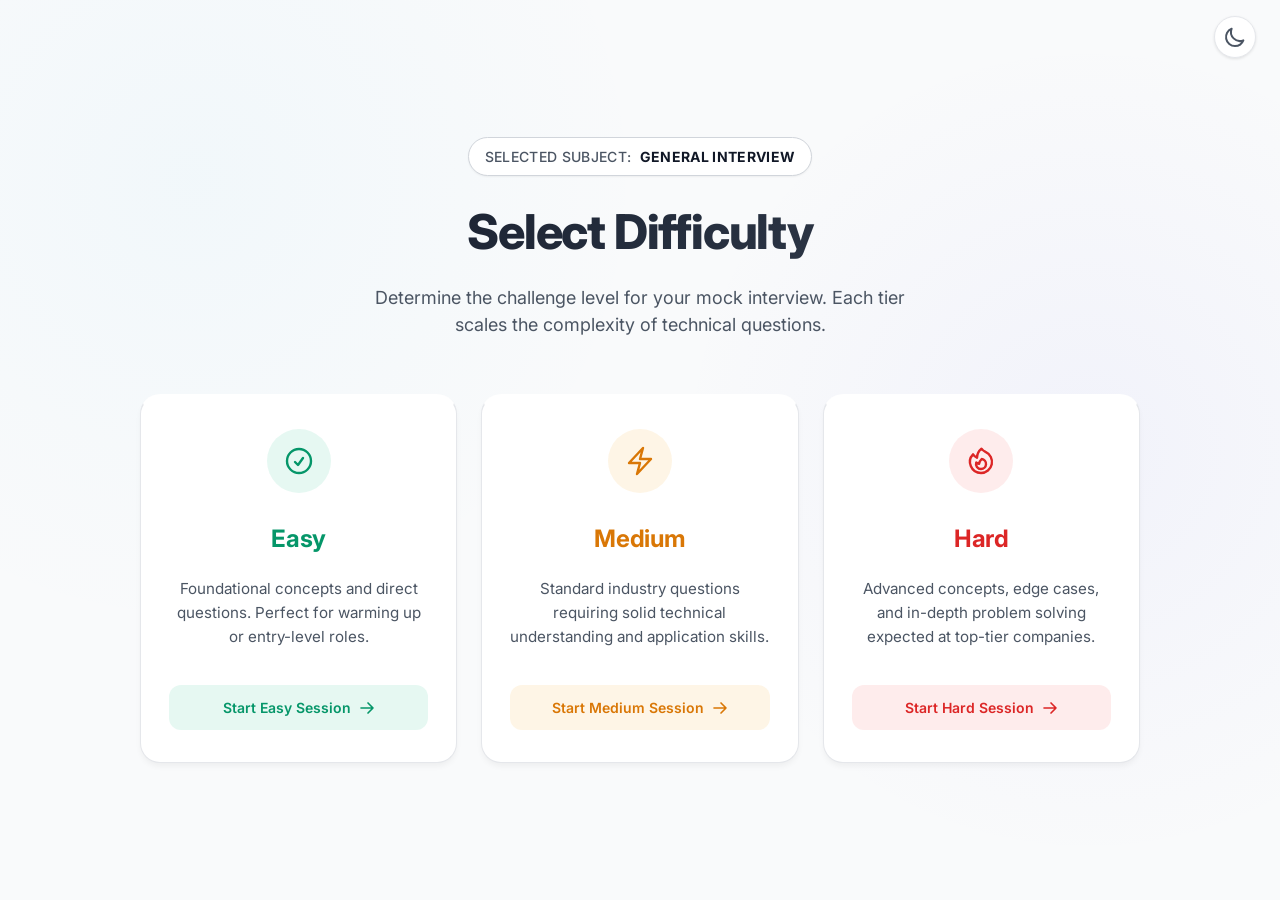
<file: templates/difficulty.html>
<!DOCTYPE html>
<html lang="en">

<head>
    <meta charset="UTF-8">
    <meta name="viewport" content="width=device-width, initial-scale=1.0">
    <title>Select Difficulty - InterviewPresence AI</title>
    <!-- Google Fonts for modern SaaS aesthetics -->
    <link rel="preconnect" href="https://fonts.googleapis.com">
    <link rel="preconnect" href="https://fonts.gstatic.com" crossorigin>
    <link href="https://fonts.googleapis.com/css2?family=Inter:wght@300;400;500;600;700&display=swap" rel="stylesheet">

    <style>
        :root {
            --bg-base: #f9fafb;
            --text-primary: #111827;
            --text-secondary: #4b5563;
            --card-bg: #ffffff;
            --card-border: #e5e7eb;

            /* Easy Theme */
            --easy-color: #059669;
            /* Slightly darker green for contrast */
            --easy-bg: rgba(16, 185, 129, 0.1);
            --easy-border: rgba(16, 185, 129, 0.4);
            --easy-shadow: rgba(16, 185, 129, 0.15);

            /* Medium Theme */
            --medium-color: #d97706;
            /* Slightly darker orange for contrast */
            --medium-bg: rgba(245, 158, 11, 0.1);
            --medium-border: rgba(245, 158, 11, 0.4);
            --medium-shadow: rgba(245, 158, 11, 0.15);

            /* Hard Theme */
            --hard-color: #dc2626;
            /* Slightly darker red for contrast */
            --hard-bg: rgba(239, 68, 68, 0.1);
            --hard-border: rgba(239, 68, 68, 0.4);
            --hard-shadow: rgba(239, 68, 68, 0.15);

            --gradient-text: linear-gradient(135deg, #111827 0%, #374151 100%);
        }

        * {
            box-sizing: border-box;
            margin: 0;
            padding: 0;
        }

        body {
            font-family: 'Inter', -apple-system, BlinkMacSystemFont, "Segoe UI", Roboto, Helvetica, Arial, sans-serif;
            background-color: var(--bg-base);
            background-image:
                radial-gradient(circle at 85% 50%, rgba(99, 102, 241, 0.05), transparent 35%),
                radial-gradient(circle at 15% 20%, rgba(56, 189, 248, 0.04), transparent 35%);
            color: var(--text-primary);
            min-height: 100vh;
            display: flex;
            flex-direction: column;
            align-items: center;
            justify-content: center;
            padding: 2rem;
            line-height: 1.5;
        }

        .container {
            max-width: 1000px;
            width: 100%;
            display: flex;
            flex-direction: column;
            gap: 3.5rem;
            animation: fadeUp 0.6s ease-out forwards;
            opacity: 0;
            transform: translateY(15px);
        }

        .header-section {
            text-align: center;
        }

        .subject-badge {
            display: inline-flex;
            align-items: center;
            padding: 0.5rem 1rem;
            background: #ffffff;
            border: 1px solid #d1d5db;
            border-radius: 2rem;
            font-size: 0.875rem;
            font-weight: 500;
            color: var(--text-secondary);
            margin-bottom: 1.25rem;
            letter-spacing: 0.025em;
            text-transform: uppercase;
            box-shadow: 0 1px 2px rgba(0, 0, 0, 0.05);
        }

        .subject-badge span {
            color: var(--text-primary);
            margin-left: 0.5rem;
            font-weight: 700;
        }

        .header-section h1 {
            font-size: 3rem;
            font-weight: 800;
            margin-bottom: 1rem;
            letter-spacing: -0.025em;
            background: var(--gradient-text);
            -webkit-background-clip: text;
            -webkit-text-fill-color: transparent;
        }

        .header-section p {
            font-size: 1.125rem;
            color: var(--text-secondary);
            max-width: 550px;
            margin: 0 auto;
        }

        .difficulty-grid {
            display: grid;
            grid-template-columns: repeat(3, 1fr);
            gap: 1.5rem;
        }

        .difficulty-card {
            background: var(--card-bg);
            border: 1px solid var(--card-border);
            border-radius: 1.25rem;
            padding: 2rem 1.75rem;
            display: flex;
            flex-direction: column;
            gap: 1.25rem;
            text-decoration: none;
            color: var(--text-primary);
            transition: all 0.3s cubic-bezier(0.4, 0, 0.2, 1);
            position: relative;
            overflow: hidden;
            cursor: pointer;
            text-align: center;
            box-shadow: 0 4px 6px -1px rgba(0, 0, 0, 0.05);
        }

        .difficulty-card::after {
            content: '';
            position: absolute;
            inset: 0;
            opacity: 0;
            transition: opacity 0.3s ease;
            pointer-events: none;
        }

        .card-icon {
            width: 64px;
            height: 64px;
            border-radius: 50%;
            display: flex;
            align-items: center;
            justify-content: center;
            margin: 0 auto 0.5rem;
            transition: transform 0.3s cubic-bezier(0.4, 0, 0.2, 1);
        }

        .card-icon svg {
            width: 32px;
            height: 32px;
        }

        .difficulty-title {
            font-size: 1.5rem;
            font-weight: 700;
            letter-spacing: -0.01em;
        }

        .difficulty-desc {
            font-size: 0.95rem;
            color: var(--text-secondary);
            line-height: 1.6;
            margin-bottom: 1rem;
            flex-grow: 1;
        }

        .card-action {
            display: inline-flex;
            align-items: center;
            justify-content: center;
            gap: 0.5rem;
            font-size: 0.875rem;
            font-weight: 600;
            padding: 0.75rem;
            border-radius: 0.75rem;
            transition: background 0.3s ease, transform 0.3s ease;
        }

        .card-action svg {
            transition: transform 0.3s cubic-bezier(0.4, 0, 0.2, 1);
        }

        /* --- Easy Card Styles --- */
        .card-easy {
            border-top: 3px solid transparent;
        }

        .card-easy .card-icon {
            background: var(--easy-bg);
            color: var(--easy-color);
        }

        .card-easy .card-action {
            background: var(--easy-bg);
            color: var(--easy-color);
        }

        .card-easy:hover {
            transform: translateY(-8px);
            border-color: var(--card-border);
            border-top-color: var(--easy-color);
            box-shadow: 0 16px 32px -10px var(--easy-shadow);
        }

        .card-easy:hover::after {
            background: linear-gradient(180deg, rgba(16, 185, 129, 0.03) 0%, transparent 100%);
            opacity: 1;
        }

        .card-easy:hover .card-icon,
        .card-easy:hover .card-action svg {
            transform: scale(1.05);
        }

        /* --- Medium Card Styles --- */
        .card-medium {
            border-top: 3px solid transparent;
        }

        .card-medium .card-icon {
            background: var(--medium-bg);
            color: var(--medium-color);
        }

        .card-medium .card-action {
            background: var(--medium-bg);
            color: var(--medium-color);
        }

        .card-medium:hover {
            transform: translateY(-8px);
            border-color: var(--card-border);
            border-top-color: var(--medium-color);
            box-shadow: 0 16px 32px -10px var(--medium-shadow);
        }

        .card-medium:hover::after {
            background: linear-gradient(180deg, rgba(245, 158, 11, 0.03) 0%, transparent 100%);
            opacity: 1;
        }

        .card-medium:hover .card-icon,
        .card-medium:hover .card-action svg {
            transform: scale(1.05);
        }

        /* --- Hard Card Styles --- */
        .card-hard {
            border-top: 3px solid transparent;
        }

        .card-hard .card-icon {
            background: var(--hard-bg);
            color: var(--hard-color);
        }

        .card-hard .card-action {
            background: var(--hard-bg);
            color: var(--hard-color);
        }

        .card-hard:hover {
            transform: translateY(-8px);
            border-color: var(--card-border);
            border-top-color: var(--hard-color);
            box-shadow: 0 16px 32px -10px var(--hard-shadow);
        }

        .card-hard:hover::after {
            background: linear-gradient(180deg, rgba(239, 68, 68, 0.03) 0%, transparent 100%);
            opacity: 1;
        }

        .card-hard:hover .card-icon,
        .card-hard:hover .card-action svg {
            transform: scale(1.05);
        }

        @keyframes fadeUp {
            from {
                opacity: 0;
                transform: translateY(15px);
            }

            to {
                opacity: 1;
                transform: translateY(0);
            }
        }

        /* Responsive Breakpoints */
        @media (max-width: 900px) {
            .difficulty-grid {
                grid-template-columns: 1fr;
            }

            .header-section h1 {
                font-size: 2.5rem;
            }

            .container {
                gap: 2.5rem;
            }
        }
    </style>

    <!-- THEME INJECTION -->
    <style>
        [data-theme="dark"] {
            --bg-light: #111827;
            --bg-base: #111827;
            --bg: #111827;
            --surface: #1f2937;
            --card-bg: #1f2937;
            --text-main: #f9fafb;
            --text-primary: #f9fafb;
            --text-muted: #9ca3af;
            --text-secondary: #9ca3af;
            --border: #374151;
            --card-border: #374151;
            --icon-bg: #374151;
            --gradient-text: linear-gradient(135deg, #f9fafb 0%, #9ca3af 100%);
        }

        body,
        nav,
        .topbar,
        .session-info-bar,
        .question-card,
        .timer-card,
        .video-container,
        .badge,
        .status-badge,
        .guidance-panel,
        .guidance-text,
        span,
        h4,
        div,
        .subject-card,
        .difficulty-card,
        .feature-card,
        .stats-empty-state,
        .split-layout,
        .brand-panel,
        .form-card,
        section,
        header,
        main,
        h1,
        h2,
        h3,
        p {
            transition: background-color 0.3s ease, color 0.3s ease, border-color 0.3s ease, box-shadow 0.3s ease;
        }

        .theme-toggle-btn {
            background: transparent;
            border: none;
            color: var(--text-muted, var(--text-secondary, var(--primary, #6b7280)));
            cursor: pointer;
            padding: 0.5rem;
            border-radius: 50%;
            display: flex;
            align-items: center;
            justify-content: center;
            transition: background-color 0.3s ease, color 0.3s ease;
            z-index: 9999;
        }

        .theme-toggle-btn:hover {
            background-color: var(--border, var(--card-border, #e5e7eb));
            color: var(--text-main, var(--text-primary, #111827));
        }

        .theme-toggle-btn svg {
            width: 24px;
            height: 24px;
        }

        .fixed-theme-toggle {
            position: fixed;
            top: 1rem;
            right: 1.5rem;
            background: var(--surface, var(--card-bg, #ffffff));
            border: 1px solid var(--border, var(--card-border, #e5e7eb));
            box-shadow: 0 1px 3px rgba(0, 0, 0, 0.1);
        }
    </style>

</head>

<body>

    <!-- THEME TOGGLE FIXED -->
    <button id="themeToggle" class="theme-toggle-btn fixed-theme-toggle" aria-label="Toggle Theme">
        <svg id="sunIcon" style="display: none;" xmlns="http://www.w3.org/2000/svg" fill="none" viewBox="0 0 24 24"
            stroke="currentColor" stroke-width="2">
            <path stroke-linecap="round" stroke-linejoin="round"
                d="M12 3v1m0 16v1m9-9h-1M4 12H3m15.364 6.364l-.707-.707M6.343 6.343l-.707-.707m12.728 0l-.707.707M6.343 17.657l-.707.707M16 12a4 4 0 11-8 0 4 4 0 018 0z" />
        </svg>
        <svg id="moonIcon" xmlns="http://www.w3.org/2000/svg" fill="none" viewBox="0 0 24 24" stroke="currentColor"
            stroke-width="2">
            <path stroke-linecap="round" stroke-linejoin="round"
                d="M20.354 15.354A9 9 0 018.646 3.646 9.003 9.003 0 0012 21a9.003 9.003 0 008.354-5.646z" />
        </svg>
    </button>


    <main class="container">
        <header class="header-section">
            <div class="subject-badge">
                Selected Subject: <span id="display-subject">Loading...</span>
            </div>
            <h1>Select Difficulty</h1>
            <p>Determine the challenge level for your mock interview. Each tier scales the complexity of technical
                questions.</p>
        </header>

        <div class="difficulty-grid">

            <!-- Easy -->
            <a onclick="startInterview('easy')" class="difficulty-card card-easy">
                <div class="card-icon">
                    <svg xmlns="http://www.w3.org/2000/svg" fill="none" viewBox="0 0 24 24" stroke-width="1.8"
                        stroke="currentColor">
                        <path stroke-linecap="round" stroke-linejoin="round"
                            d="M9 12.75 11.25 15 15 9.75M21 12a9 9 0 1 1-18 0 9 9 0 0 1 18 0Z" />
                    </svg>
                </div>
                <h2 class="difficulty-title" style="color: var(--easy-color);">Easy</h2>
                <p class="difficulty-desc">Foundational concepts and direct questions. Perfect for warming up or
                    entry-level roles.</p>
                <div class="card-action">
                    <span>Start Easy Session</span>
                    <svg xmlns="http://www.w3.org/2000/svg" width="16" height="16" fill="none" viewBox="0 0 24 24"
                        stroke-width="2.5" stroke="currentColor">
                        <path stroke-linecap="round" stroke-linejoin="round" d="M13.5 4.5L21 12m0 0l-7.5 7.5M21 12H3" />
                    </svg>
                </div>
            </a>

            <!-- Medium -->
            <a onclick="startInterview('medium')" class="difficulty-card card-medium">
                <div class="card-icon">
                    <svg xmlns="http://www.w3.org/2000/svg" fill="none" viewBox="0 0 24 24" stroke-width="1.8"
                        stroke="currentColor">
                        <path stroke-linecap="round" stroke-linejoin="round"
                            d="M3.75 13.5l10.5-11.25L12 10.5h8.25L9.75 21.75 12 13.5H3.75z" />
                    </svg>
                </div>
                <h2 class="difficulty-title" style="color: var(--medium-color);">Medium</h2>
                <p class="difficulty-desc">Standard industry questions requiring solid technical understanding and
                    application skills.</p>
                <div class="card-action">
                    <span>Start Medium Session</span>
                    <svg xmlns="http://www.w3.org/2000/svg" width="16" height="16" fill="none" viewBox="0 0 24 24"
                        stroke-width="2.5" stroke="currentColor">
                        <path stroke-linecap="round" stroke-linejoin="round" d="M13.5 4.5L21 12m0 0l-7.5 7.5M21 12H3" />
                    </svg>
                </div>
            </a>

            <!-- Hard -->
            <a onclick="startInterview('hard')" class="difficulty-card card-hard">
                <div class="card-icon">
                    <svg xmlns="http://www.w3.org/2000/svg" fill="none" viewBox="0 0 24 24" stroke-width="1.8"
                        stroke="currentColor">
                        <path stroke-linecap="round" stroke-linejoin="round"
                            d="M15.362 5.214A8.252 8.252 0 0 1 12 21 8.25 8.25 0 0 1 6.038 7.047 8.287 8.287 0 0 0 9 9.601a8.983 8.983 0 0 1 3.361-6.866 8.284 8.284 0 0 0 3 2.48Z" />
                        <path stroke-linecap="round" stroke-linejoin="round"
                            d="M12 18a3.75 3.75 0 0 0 .495-7.468 5.99 5.99 0 0 0-1.925 3.547 5.975 5.975 0 0 1-2.133-1.001A3.75 3.75 0 0 0 12 18Z" />
                    </svg>
                </div>
                <h2 class="difficulty-title" style="color: var(--hard-color);">Hard</h2>
                <p class="difficulty-desc">Advanced concepts, edge cases, and in-depth problem solving expected at
                    top-tier companies.</p>
                <div class="card-action">
                    <span>Start Hard Session</span>
                    <svg xmlns="http://www.w3.org/2000/svg" width="16" height="16" fill="none" viewBox="0 0 24 24"
                        stroke-width="2.5" stroke="currentColor">
                        <path stroke-linecap="round" stroke-linejoin="round" d="M13.5 4.5L21 12m0 0l-7.5 7.5M21 12H3" />
                    </svg>
                </div>
            </a>

        </div>
    </main>

    <script>
        // Update the UI to show the selected subject from the URL
        document.addEventListener("DOMContentLoaded", () => {
            const urlParams = new URLSearchParams(window.location.search);
            let subject = urlParams.get("subject");

            if (subject) {
                // Map the URL parameter to a nice display name
                const displayMap = {
                    'dsa': 'Data Structures & Algorithms',
                    'os': 'Operating Systems',
                    'dbms': 'Database Management Systems',
                    'networks': 'Computer Networks'
                };

                const formattedSubject = displayMap[subject.toLowerCase()] || subject.toUpperCase();
                document.getElementById('display-subject').textContent = formattedSubject;
            } else {
                document.getElementById('display-subject').textContent = 'General Interview';
            }
        });

        // Original script logic, explicitly untouched URL flow
        function startInterview(level) {
            const urlParams = new URLSearchParams(window.location.search);
            const subject = urlParams.get("subject") || "general";

            window.location.href = "/interview?subject=" + subject + "&difficulty=" + level;
        }
    </script>

    <!-- THEME SCRIPT -->
    <script>
        const initTheme = () => {
            const savedTheme = localStorage.getItem('theme');
            const sunIcon = document.getElementById('sunIcon');
            const moonIcon = document.getElementById('moonIcon');
            if (savedTheme === 'dark') {
                document.documentElement.setAttribute('data-theme', 'dark');
                if (sunIcon) sunIcon.style.display = 'block';
                if (moonIcon) moonIcon.style.display = 'none';
            } else {
                document.documentElement.setAttribute('data-theme', 'light');
                if (sunIcon) sunIcon.style.display = 'none';
                if (moonIcon) moonIcon.style.display = 'block';
            }
        };

        const savedThemeInit = localStorage.getItem('theme');
        if (savedThemeInit === 'dark') {
            document.documentElement.setAttribute('data-theme', 'dark');
        } else {
            document.documentElement.setAttribute('data-theme', 'light');
        }

        document.addEventListener("DOMContentLoaded", () => {
            initTheme();
            const themeToggleBtn = document.getElementById('themeToggle');
            const sunIcon = document.getElementById('sunIcon');
            const moonIcon = document.getElementById('moonIcon');

            if (themeToggleBtn) {
                themeToggleBtn.addEventListener('click', () => {
                    const currentTheme = document.documentElement.getAttribute('data-theme');
                    let targetTheme = 'light';
                    if (currentTheme === 'light' || !currentTheme) {
                        targetTheme = 'dark';
                        if (sunIcon) sunIcon.style.display = 'block';
                        if (moonIcon) moonIcon.style.display = 'none';
                    } else {
                        targetTheme = 'light';
                        if (sunIcon) sunIcon.style.display = 'none';
                        if (moonIcon) moonIcon.style.display = 'block';
                    }
                    document.documentElement.setAttribute('data-theme', targetTheme);
                    localStorage.setItem('theme', targetTheme);
                });
            }
        });
    </script>

</body>

</html>
</file>
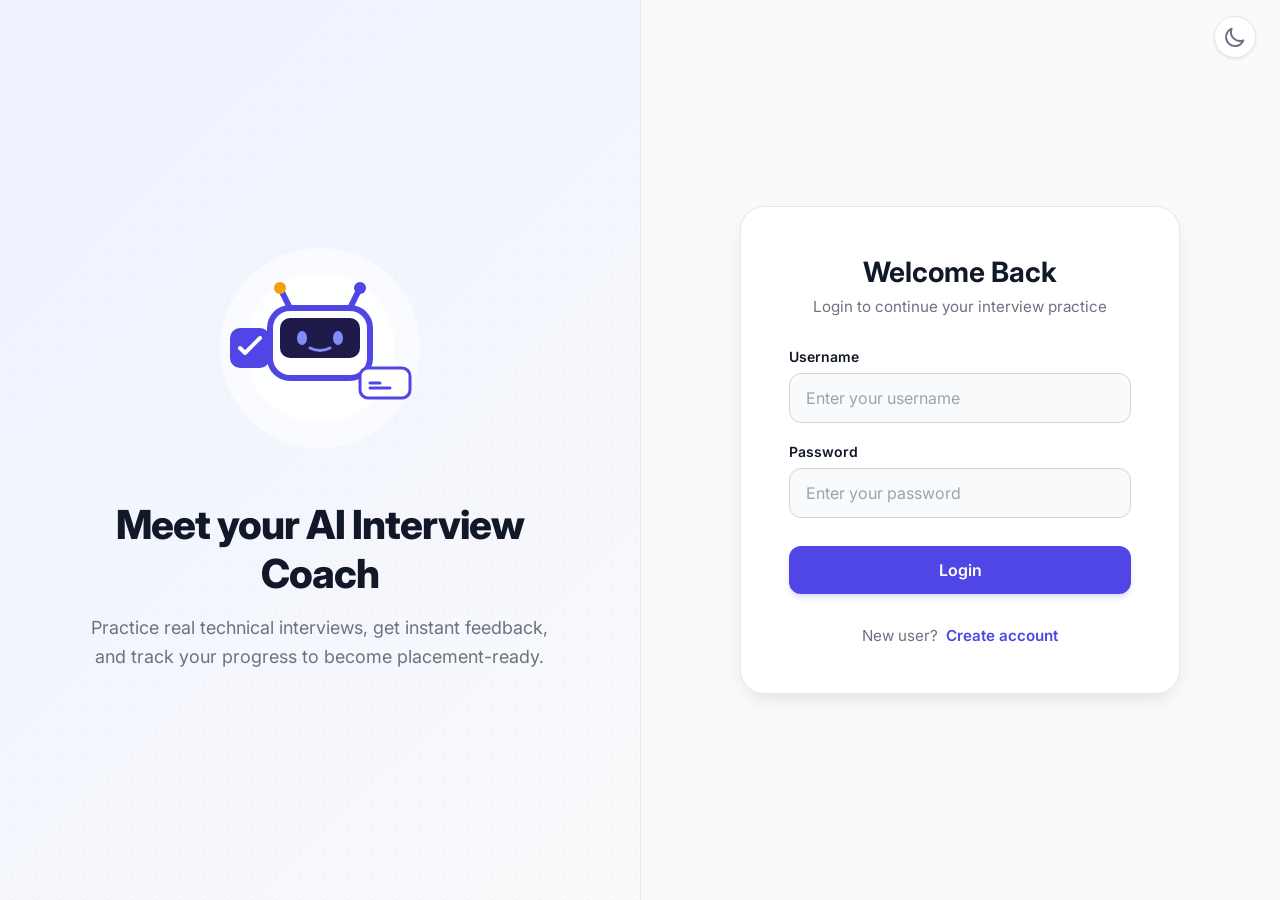
<file: templates/login.html>
<!DOCTYPE html>
<html lang="en">

<head>
    <meta charset="UTF-8">
    <meta name="viewport" content="width=device-width, initial-scale=1.0">
    <title>Login - InterviewPresence AI</title>
    <link href="https://fonts.googleapis.com/css2?family=Inter:wght@300;400;500;600;700;800&display=swap"
        rel="stylesheet">
    <style>
        /* ─── Light Theme Variables ─── */
        :root {
            --primary: #4f46e5;
            --primary-hover: #4338ca;
            --bg-light: #f9fafb;
            --surface: #ffffff;
            --brand-panel-bg: linear-gradient(135deg, #eef2ff 0%, #f9fafb 100%);
            --text-main: #111827;
            --text-muted: #6b7280;
            --border: #e5e7eb;
            --input-bg: #f9fafb;
            --input-border: #d1d5db;
            --input-focus: rgba(79, 70, 229, 0.2);
            --input-hover-border: #a5b4fc;
            --placeholder: #9ca3af;
        }

        /* ─── Dark Theme Overrides ─── */
        [data-theme="dark"] {
            --bg-light: #111827;
            --surface: #1f2937;
            --brand-panel-bg: linear-gradient(135deg, #1e1b4b 0%, #111827 100%);
            --text-main: #f9fafb;
            --text-muted: #9ca3af;
            --border: #374151;
            --input-bg: #111827;
            --input-border: #4b5563;
            --input-hover-border: #6366f1;
            --placeholder: #6b7280;
        }

        * {
            box-sizing: border-box;
            margin: 0;
            padding: 0;
            font-family: 'Inter', sans-serif;
        }

        body {
            background-color: var(--bg-light);
            color: var(--text-main);
            min-height: 100vh;
            display: flex;
            align-items: center;
            justify-content: center;
            transition: background-color 0.3s ease, color 0.3s ease;
        }

        .split-layout {
            display: flex;
            width: 100%;
            min-height: 100vh;
            background: var(--surface);
            transition: background-color 0.3s ease;
        }

        /* ─── Left Panel: Brand ─── */
        .brand-panel {
            flex: 1;
            background: var(--brand-panel-bg);
            display: flex;
            flex-direction: column;
            align-items: center;
            justify-content: center;
            padding: 4rem 2rem;
            text-align: center;
            position: relative;
            overflow: hidden;
            border-right: 1px solid var(--border);
            transition: background 0.3s ease, border-color 0.3s ease;
        }

        /* Dot pattern overlay — uses var(--border) so it auto-adapts */
        .brand-panel::before {
            content: '';
            position: absolute;
            top: 0;
            right: 0;
            bottom: 0;
            left: 0;
            background-image: radial-gradient(var(--border) 1px, transparent 1px);
            background-size: 24px 24px;
            opacity: 0.5;
            z-index: 0;
            transition: opacity 0.3s ease;
        }

        .brand-content {
            position: relative;
            z-index: 10;
            max-width: 480px;
            display: flex;
            flex-direction: column;
            align-items: center;
            gap: 2rem;
        }

        .illustration-container {
            width: 240px;
            height: 240px;
            animation: float 6s ease-in-out infinite;
        }

        @keyframes float {
            0% {
                transform: translateY(0px);
            }

            50% {
                transform: translateY(-15px);
            }

            100% {
                transform: translateY(0px);
            }
        }

        .brand-text h1 {
            font-size: 2.5rem;
            font-weight: 800;
            color: var(--text-main);
            margin-bottom: 1rem;
            letter-spacing: -0.025em;
            transition: color 0.3s ease;
        }

        .brand-text p {
            font-size: 1.125rem;
            color: var(--text-muted);
            line-height: 1.6;
            transition: color 0.3s ease;
        }

        /* ─── Right Panel: Form ─── */
        .form-panel {
            flex: 1;
            display: flex;
            align-items: center;
            justify-content: center;
            padding: 2rem;
            background-color: var(--bg-light);
            transition: background-color 0.3s ease;
        }

        .form-card {
            background: var(--surface);
            max-width: 440px;
            width: 100%;
            padding: 3rem;
            border-radius: 24px;
            box-shadow: 0 10px 25px -5px rgba(0, 0, 0, 0.08), 0 8px 10px -6px rgba(0, 0, 0, 0.04);
            border: 1px solid var(--border);
            text-align: left;
            transition: background-color 0.3s ease, border-color 0.3s ease, box-shadow 0.3s ease;
        }

        .form-header {
            margin-bottom: 2rem;
            text-align: center;
        }

        .form-header h2 {
            font-size: 1.75rem;
            font-weight: 700;
            color: var(--text-main);
            margin-bottom: 0.5rem;
            transition: color 0.3s ease;
        }

        .form-header p {
            color: var(--text-muted);
            font-size: 0.95rem;
            transition: color 0.3s ease;
        }

        .auth-form {
            display: flex;
            flex-direction: column;
            gap: 1.25rem;
        }

        .input-group {
            display: flex;
            flex-direction: column;
            gap: 0.5rem;
        }

        .input-group label {
            font-size: 0.875rem;
            font-weight: 600;
            color: var(--text-main);
            transition: color 0.3s ease;
        }

        .input-group input {
            padding: 0.875rem 1rem;
            border-radius: 12px;
            border: 1px solid var(--input-border);
            background-color: var(--input-bg);
            font-size: 1rem;
            color: var(--text-main);
            transition: all 0.2s ease;
            box-shadow: 0 1px 2px rgba(0, 0, 0, 0.02) inset;
        }

        .input-group input:hover {
            border-color: var(--input-hover-border);
        }

        .input-group input:focus {
            outline: none;
            border-color: var(--primary);
            box-shadow: 0 0 0 4px var(--input-focus);
            background-color: var(--surface);
        }

        .input-group input::placeholder {
            color: var(--placeholder);
        }

        .auth-btn {
            margin-top: 0.5rem;
            background: var(--primary);
            color: white;
            font-weight: 600;
            font-size: 1rem;
            padding: 0.875rem 1.5rem;
            border-radius: 12px;
            border: none;
            cursor: pointer;
            transition: all 0.2s ease;
            display: flex;
            justify-content: center;
            align-items: center;
            box-shadow: 0 4px 6px -1px rgba(79, 70, 229, 0.2);
        }

        .auth-btn:hover {
            background: var(--primary-hover);
            transform: translateY(-2px);
            box-shadow: 0 10px 15px -3px rgba(79, 70, 229, 0.3);
        }

        .auth-link {
            margin-top: 2rem;
            text-align: center;
            font-size: 0.95rem;
            color: var(--text-muted);
            transition: color 0.3s ease;
        }

        .auth-link a {
            color: var(--primary);
            font-weight: 600;
            text-decoration: none;
            transition: color 0.2s ease;
            margin-left: 0.25rem;
        }

        .auth-link a:hover {
            color: var(--primary-hover);
            text-decoration: underline;
        }

        /* ─── Theme Toggle ─── */
        .theme-toggle-btn {
            background: transparent;
            border: none;
            color: var(--text-muted);
            cursor: pointer;
            padding: 0.5rem;
            border-radius: 50%;
            display: flex;
            align-items: center;
            justify-content: center;
            transition: background-color 0.3s ease, color 0.3s ease;
            z-index: 9999;
        }

        .theme-toggle-btn:hover {
            background-color: var(--border);
            color: var(--text-main);
        }

        .theme-toggle-btn svg {
            width: 24px;
            height: 24px;
        }

        .fixed-theme-toggle {
            position: fixed;
            top: 1rem;
            right: 1.5rem;
            background: var(--surface);
            border: 1px solid var(--border);
            box-shadow: 0 1px 3px rgba(0, 0, 0, 0.1);
            transition: background-color 0.3s ease, border-color 0.3s ease;
        }

        @media (max-width: 900px) {
            .split-layout {
                flex-direction: column;
            }

            .brand-panel {
                flex: none;
                padding: 3rem 1.5rem;
            }

            .illustration-container {
                width: 180px;
                height: 180px;
            }

            .brand-text h1 {
                font-size: 2rem;
            }

            .form-panel {
                padding: 2rem 1.5rem;
                align-items: flex-start;
            }

            .form-card {
                padding: 2rem;
            }
        }
    </style>
</head>

<body>

    <!-- Theme Toggle (fixed, top-right) -->
    <button id="themeToggle" class="theme-toggle-btn fixed-theme-toggle" aria-label="Toggle Theme">
        <svg id="sunIcon" style="display: none;" xmlns="http://www.w3.org/2000/svg" fill="none" viewBox="0 0 24 24"
            stroke="currentColor" stroke-width="2">
            <path stroke-linecap="round" stroke-linejoin="round"
                d="M12 3v1m0 16v1m9-9h-1M4 12H3m15.364 6.364l-.707-.707M6.343 6.343l-.707-.707m12.728 0l-.707.707M6.343 17.657l-.707.707M16 12a4 4 0 11-8 0 4 4 0 018 0z" />
        </svg>
        <svg id="moonIcon" xmlns="http://www.w3.org/2000/svg" fill="none" viewBox="0 0 24 24" stroke="currentColor"
            stroke-width="2">
            <path stroke-linecap="round" stroke-linejoin="round"
                d="M20.354 15.354A9 9 0 018.646 3.646 9.003 9.003 0 0012 21a9.003 9.003 0 008.354-5.646z" />
        </svg>
    </button>

    <div class="split-layout">

        <!-- Left Panel -->
        <div class="brand-panel">
            <div class="brand-content">
                <div class="illustration-container">
                    <svg width="100%" height="100%" viewBox="0 0 240 240" fill="none"
                        xmlns="http://www.w3.org/2000/svg">
                        <circle cx="120" cy="120" r="100" fill="#ffffff" opacity="0.6" />
                        <circle cx="120" cy="120" r="75" fill="#ffffff" opacity="0.9" />
                        <rect x="70" y="80" width="100" height="70" rx="20" fill="white" stroke="#4F46E5"
                            stroke-width="6" />
                        <rect x="80" y="90" width="80" height="40" rx="10" fill="#1E1B4B" />
                        <ellipse cx="102" cy="110" rx="5" ry="7" fill="#818CF8" />
                        <ellipse cx="138" cy="110" rx="5" ry="7" fill="#818CF8" />
                        <path d="M 110 120 Q 120 125 130 120" stroke="#818CF8" stroke-width="3"
                            stroke-linecap="round" />
                        <path d="M 90 80 L 80 60" stroke="#4F46E5" stroke-width="6" stroke-linecap="round" />
                        <circle cx="80" cy="60" r="6" fill="#F59E0B" />
                        <path d="M 150 80 L 160 60" stroke="#4F46E5" stroke-width="6" stroke-linecap="round" />
                        <circle cx="160" cy="60" r="6" fill="#4F46E5" />
                        <rect x="160" y="140" width="50" height="30" rx="8" fill="white" stroke="#4F46E5"
                            stroke-width="3" />
                        <path d="M 170 155 L 180 155 M 170 160 L 190 160" stroke="#4F46E5" stroke-width="3"
                            stroke-linecap="round" />
                        <rect x="30" y="100" width="40" height="40" rx="10" fill="#4F46E5" />
                        <path d="M 40 120 L 45 125 L 60 110" stroke="white" stroke-width="4" stroke-linecap="round"
                            stroke-linejoin="round" />
                    </svg>
                </div>
                <div class="brand-text">
                    <h1>Meet your AI Interview Coach</h1>
                    <p>Practice real technical interviews, get instant feedback, and track your progress to become
                        placement-ready.</p>
                </div>
            </div>
        </div>

        <!-- Right Panel -->
        <div class="form-panel">
            <div class="form-card">

                <div class="form-header">
                    <h2>Welcome Back</h2>
                    <p>Login to continue your interview practice</p>
                </div>

                <form method="POST" class="auth-form">

                    <div class="input-group">
                        <label>Username</label>
                        <input type="text" name="username" placeholder="Enter your username" required>
                    </div>

                    <div class="input-group">
                        <label>Password</label>
                        <input type="password" name="password" placeholder="Enter your password" required>
                    </div>

                    <button type="submit" class="auth-btn">
                        Login
                    </button>

                </form>

                <div class="auth-link">
                    New user?
                    <a href="/register">Create account</a>
                </div>

            </div>
        </div>

    </div>

    <!-- THEME SCRIPT -->
    <script>
        const savedThemeInit = localStorage.getItem('theme');
        if (savedThemeInit === 'dark') {
            document.documentElement.setAttribute('data-theme', 'dark');
        } else {
            document.documentElement.setAttribute('data-theme', 'light');
        }

        document.addEventListener("DOMContentLoaded", () => {
            const sunIcon = document.getElementById('sunIcon');
            const moonIcon = document.getElementById('moonIcon');
            const themeToggleBtn = document.getElementById('themeToggle');

            const syncIcons = (theme) => {
                if (theme === 'dark') {
                    if (sunIcon) sunIcon.style.display = 'block';
                    if (moonIcon) moonIcon.style.display = 'none';
                } else {
                    if (sunIcon) sunIcon.style.display = 'none';
                    if (moonIcon) moonIcon.style.display = 'block';
                }
            };

            syncIcons(localStorage.getItem('theme') || 'light');

            if (themeToggleBtn) {
                themeToggleBtn.addEventListener('click', () => {
                    const currentTheme = document.documentElement.getAttribute('data-theme');
                    const targetTheme = currentTheme === 'dark' ? 'light' : 'dark';
                    document.documentElement.setAttribute('data-theme', targetTheme);
                    localStorage.setItem('theme', targetTheme);
                    syncIcons(targetTheme);
                });
            }
        });
    </script>

</body>

</html>
</file>
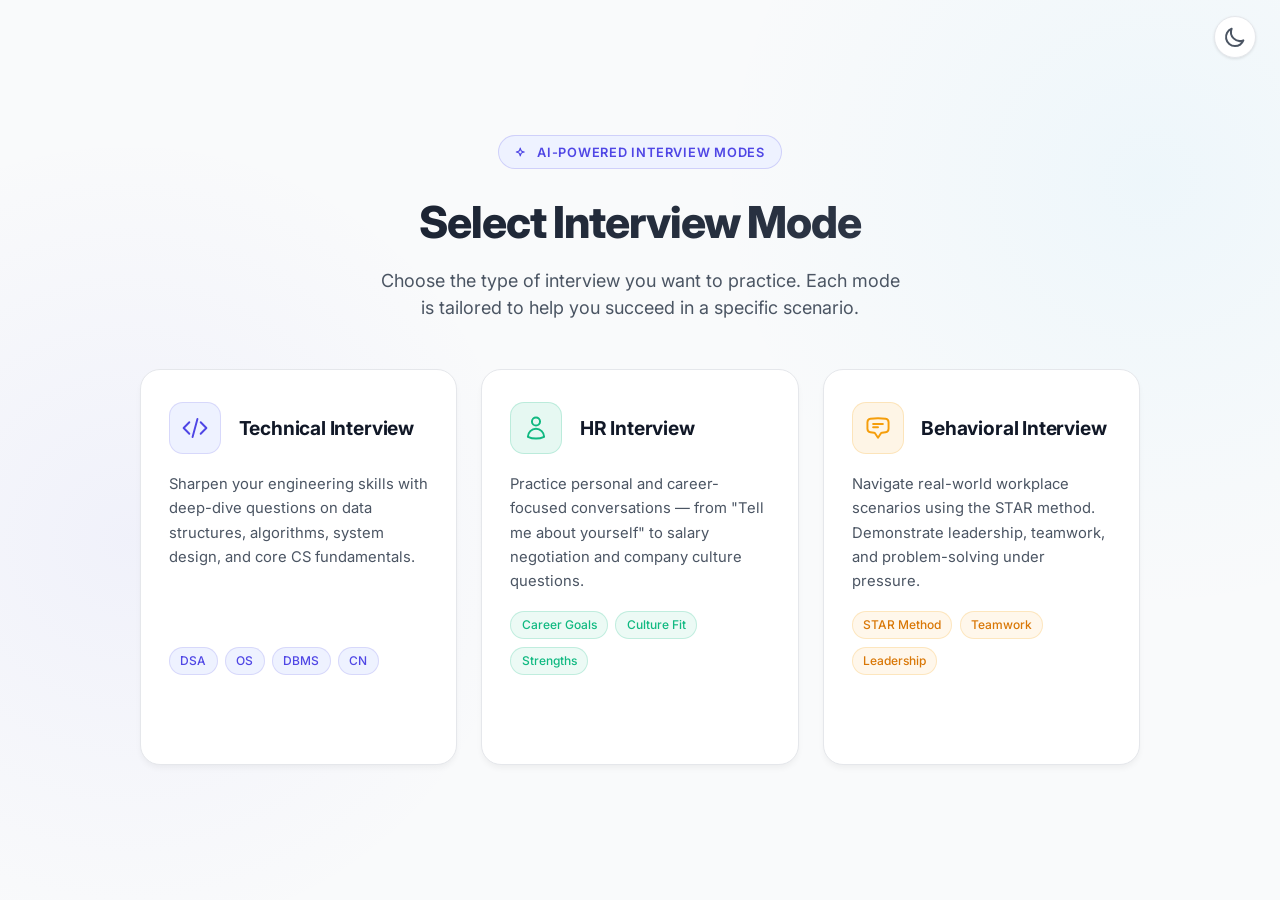
<file: templates/mode.html>
<!DOCTYPE html>
<html lang="en">

<head>
    <meta charset="UTF-8">
    <meta name="viewport" content="width=device-width, initial-scale=1.0">
    <title>Select Interview Mode - InterviewPresence AI</title>
    <!-- Google Fonts -->
    <link rel="preconnect" href="https://fonts.googleapis.com">
    <link rel="preconnect" href="https://fonts.gstatic.com" crossorigin>
    <link href="https://fonts.googleapis.com/css2?family=Inter:wght@300;400;500;600;700;800&display=swap"
        rel="stylesheet">

    <style>
        /* ── Light mode defaults ── */
        :root {
            --bg-base: #f9fafb;
            --text-primary: #111827;
            --text-secondary: #4b5563;
            --card-bg: #ffffff;
            --card-border: #e5e7eb;
            --card-hover-border: #a5b4fc;
            --card-hover-shadow: rgba(79, 70, 229, 0.15);
            --accent-primary: #4f46e5;
            --accent-secondary: #4338ca;
            --icon-bg: #eef2ff;
            --gradient-text: linear-gradient(135deg, #111827 0%, #374151 100%);
        }

        /* ── Dark mode overrides ── */
        [data-theme="dark"] {
            --bg-base: #111827;
            --card-bg: #1f2937;
            --text-primary: #f9fafb;
            --text-secondary: #9ca3af;
            --card-border: #374151;
            --card-hover-border: #6366f1;
            --card-hover-shadow: rgba(99, 102, 241, 0.25);
            --icon-bg: #374151;
            --gradient-text: linear-gradient(135deg, #f9fafb 0%, #9ca3af 100%);
        }

        /* ── Smooth theme transitions ── */
        body,
        div,
        h1,
        h2,
        h3,
        p,
        a,
        span,
        section,
        header,
        main {
            transition: background-color 0.3s ease, color 0.3s ease,
                border-color 0.3s ease, box-shadow 0.3s ease;
        }

        * {
            box-sizing: border-box;
            margin: 0;
            padding: 0;
        }

        body {
            font-family: 'Inter', -apple-system, BlinkMacSystemFont, "Segoe UI", Roboto, sans-serif;
            background-color: var(--bg-base);
            background-image:
                radial-gradient(circle at 10% 60%, rgba(99, 102, 241, 0.06), transparent 32%),
                radial-gradient(circle at 90% 20%, rgba(56, 189, 248, 0.06), transparent 32%);
            color: var(--text-primary);
            min-height: 100vh;
            display: flex;
            flex-direction: column;
            align-items: center;
            justify-content: center;
            padding: 2rem;
            line-height: 1.5;
        }

        /* ── Page container with fade-up entry ── */
        .container {
            max-width: 1000px;
            width: 100%;
            display: flex;
            flex-direction: column;
            gap: 3rem;
            animation: fadeUp 0.6s ease-out forwards;
            opacity: 0;
            transform: translateY(15px);
        }

        /* ── Header ── */
        .header-section {
            text-align: center;
        }

        .header-badge {
            display: inline-flex;
            align-items: center;
            gap: 0.5rem;
            background: var(--icon-bg);
            color: var(--accent-primary);
            font-size: 0.8rem;
            font-weight: 600;
            letter-spacing: 0.06em;
            text-transform: uppercase;
            padding: 0.4rem 1rem;
            border-radius: 999px;
            border: 1px solid rgba(79, 70, 229, 0.2);
            margin-bottom: 1.25rem;
        }

        .header-section h1 {
            font-size: 2.75rem;
            font-weight: 800;
            margin-bottom: 0.75rem;
            letter-spacing: -0.025em;
            background: var(--gradient-text);
            -webkit-background-clip: text;
            -webkit-text-fill-color: transparent;
            background-clip: text;
        }

        .header-section p {
            font-size: 1.125rem;
            color: var(--text-secondary);
            max-width: 520px;
            margin: 0 auto;
        }

        /* ── 3-column card grid ── */
        .mode-grid {
            display: grid;
            grid-template-columns: repeat(3, 1fr);
            gap: 1.5rem;
        }

        /* ── Individual mode card ── */
        .mode-card {
            background: var(--card-bg);
            border: 1px solid var(--card-border);
            border-radius: 1.25rem;
            padding: 2rem 1.75rem;
            display: flex;
            flex-direction: column;
            gap: 1.1rem;
            text-decoration: none;
            color: var(--text-primary);
            transition: all 0.3s cubic-bezier(0.4, 0, 0.2, 1);
            position: relative;
            overflow: hidden;
            cursor: pointer;
            box-shadow: 0 4px 6px -1px rgba(0, 0, 0, 0.05);
        }

        /* Subtle gradient overlay on hover */
        .mode-card::after {
            content: '';
            position: absolute;
            inset: 0;
            border-radius: inherit;
            opacity: 0;
            transition: opacity 0.3s ease;
            pointer-events: none;
        }

        /* Per-card accent colours */
        .mode-card.technical::after {
            background: linear-gradient(135deg, rgba(79, 70, 229, 0.06) 0%, transparent 65%);
        }

        .mode-card.hr::after {
            background: linear-gradient(135deg, rgba(16, 185, 129, 0.06) 0%, transparent 65%);
        }

        .mode-card.behavioral::after {
            background: linear-gradient(135deg, rgba(245, 158, 11, 0.07) 0%, transparent 65%);
        }

        .mode-card:hover {
            transform: translateY(-6px);
            border-color: var(--card-hover-border);
            box-shadow: 0 16px 35px -10px var(--card-hover-shadow);
        }

        .mode-card:hover::after {
            opacity: 1;
        }

        /* ── Card header row (icon + title) ── */
        .card-header {
            display: flex;
            align-items: center;
            gap: 1.1rem;
        }

        .icon-container {
            width: 52px;
            height: 52px;
            border-radius: 14px;
            display: flex;
            align-items: center;
            justify-content: center;
            flex-shrink: 0;
            transition: transform 0.3s ease;
        }

        .mode-card:hover .icon-container {
            transform: scale(1.08);
        }

        /* Icon accent colours per card */
        .mode-card.technical .icon-container {
            background: var(--icon-bg);
            color: var(--accent-primary);
            border: 1px solid rgba(79, 70, 229, 0.15);
        }

        .mode-card.hr .icon-container {
            background: rgba(16, 185, 129, 0.1);
            color: #10b981;
            border: 1px solid rgba(16, 185, 129, 0.2);
        }

        .mode-card.behavioral .icon-container {
            background: rgba(245, 158, 11, 0.1);
            color: #f59e0b;
            border: 1px solid rgba(245, 158, 11, 0.2);
        }

        .icon-container svg {
            width: 26px;
            height: 26px;
        }

        .mode-title {
            font-size: 1.2rem;
            font-weight: 700;
            color: var(--text-primary);
            letter-spacing: -0.01em;
        }

        /* ── Description ── */
        .mode-desc {
            font-size: 0.925rem;
            color: var(--text-secondary);
            line-height: 1.65;
            flex-grow: 1;
        }

        /* ── Tags row ── */
        .tag-row {
            display: flex;
            flex-wrap: wrap;
            gap: 0.45rem;
        }

        .tag {
            font-size: 0.75rem;
            font-weight: 500;
            padding: 0.25rem 0.65rem;
            border-radius: 999px;
            background: var(--icon-bg);
            color: var(--accent-primary);
            border: 1px solid rgba(79, 70, 229, 0.15);
        }

        .mode-card.hr .tag {
            background: rgba(16, 185, 129, 0.08);
            color: #10b981;
            border-color: rgba(16, 185, 129, 0.2);
        }

        .mode-card.behavioral .tag {
            background: rgba(245, 158, 11, 0.08);
            color: #d97706;
            border-color: rgba(245, 158, 11, 0.2);
        }

        /* ── Footer CTA row ── */
        .card-footer {
            display: flex;
            align-items: center;
            justify-content: space-between;
            padding-top: 1.1rem;
            border-top: 1px solid var(--card-border);
            font-size: 0.875rem;
            font-weight: 600;
            opacity: 0;
            transition: opacity 0.3s ease, border-color 0.3s ease;
        }

        .mode-card.technical .card-footer {
            color: var(--accent-primary);
        }

        .mode-card.hr .card-footer {
            color: #10b981;
        }

        .mode-card.behavioral .card-footer {
            color: #f59e0b;
        }

        .mode-card:hover .card-footer {
            opacity: 1;
        }

        /* Always show footer on touch devices */
        @media (hover: none) {
            .card-footer {
                opacity: 1;
            }
        }

        .arrow-icon {
            transition: transform 0.3s cubic-bezier(0.4, 0, 0.2, 1);
        }

        .mode-card:hover .arrow-icon {
            transform: translateX(6px);
        }

        /* ── Staggered card entry animation ── */
        .mode-card:nth-child(1) {
            animation: cardFadeUp 0.5s 0.15s ease-out both;
        }

        .mode-card:nth-child(2) {
            animation: cardFadeUp 0.5s 0.25s ease-out both;
        }

        .mode-card:nth-child(3) {
            animation: cardFadeUp 0.5s 0.35s ease-out both;
        }

        @keyframes cardFadeUp {
            from {
                opacity: 0;
                transform: translateY(20px);
            }

            to {
                opacity: 1;
                transform: translateY(0);
            }
        }

        @keyframes fadeUp {
            from {
                opacity: 0;
                transform: translateY(15px);
            }

            to {
                opacity: 1;
                transform: translateY(0);
            }
        }

        /* ── Theme toggle button ── */
        .theme-toggle-btn {
            background: transparent;
            border: none;
            color: var(--text-secondary);
            cursor: pointer;
            padding: 0.5rem;
            border-radius: 50%;
            display: flex;
            align-items: center;
            justify-content: center;
            transition: background-color 0.3s ease, color 0.3s ease;
            z-index: 9999;
        }

        .theme-toggle-btn:hover {
            background-color: var(--card-border);
            color: var(--text-primary);
        }

        .theme-toggle-btn svg {
            width: 24px;
            height: 24px;
        }

        .fixed-theme-toggle {
            position: fixed;
            top: 1rem;
            right: 1.5rem;
            background: var(--card-bg);
            border: 1px solid var(--card-border);
            box-shadow: 0 1px 3px rgba(0, 0, 0, 0.1);
        }

        /* ── Responsive ── */
        @media (max-width: 900px) {
            .mode-grid {
                grid-template-columns: repeat(2, 1fr);
            }
        }

        @media (max-width: 580px) {
            .mode-grid {
                grid-template-columns: 1fr;
            }

            .header-section h1 {
                font-size: 2.1rem;
            }

            body {
                padding: 1.5rem;
            }

            .container {
                gap: 2rem;
            }
        }
    </style>
</head>

<body>

    <!-- Fixed theme toggle -->
    <button id="themeToggle" class="theme-toggle-btn fixed-theme-toggle" aria-label="Toggle Theme">
        <svg id="sunIcon" style="display: none;" xmlns="http://www.w3.org/2000/svg" fill="none" viewBox="0 0 24 24"
            stroke="currentColor" stroke-width="2">
            <path stroke-linecap="round" stroke-linejoin="round"
                d="M12 3v1m0 16v1m9-9h-1M4 12H3m15.364 6.364l-.707-.707M6.343 6.343l-.707-.707m12.728 0l-.707.707M6.343 17.657l-.707.707M16 12a4 4 0 11-8 0 4 4 0 018 0z" />
        </svg>
        <svg id="moonIcon" xmlns="http://www.w3.org/2000/svg" fill="none" viewBox="0 0 24 24" stroke="currentColor"
            stroke-width="2">
            <path stroke-linecap="round" stroke-linejoin="round"
                d="M20.354 15.354A9 9 0 018.646 3.646 9.003 9.003 0 0012 21a9.003 9.003 0 008.354-5.646z" />
        </svg>
    </button>

    <main class="container">

        <!-- Header -->
        <header class="header-section">
            <div class="header-badge">
                <!-- Sparkle icon -->
                <svg xmlns="http://www.w3.org/2000/svg" width="14" height="14" fill="none" viewBox="0 0 24 24"
                    stroke="currentColor" stroke-width="2">
                    <path stroke-linecap="round" stroke-linejoin="round"
                        d="M9.813 15.904L9 18.75l-.813-2.846a4.5 4.5 0 00-3.09-3.09L2.25 12l2.846-.813a4.5 4.5 0 003.09-3.09L9 5.25l.813 2.846a4.5 4.5 0 003.09 3.09L15.75 12l-2.846.813a4.5 4.5 0 00-3.09 3.09z" />
                </svg>
                AI-Powered Interview Modes
            </div>
            <h1>Select Interview Mode</h1>
            <p>Choose the type of interview you want to practice. Each mode is tailored to help you succeed in a
                specific scenario.</p>
        </header>

        <!-- Cards -->
        <div class="mode-grid">

            <!-- Technical Interview -->
            <a href="/set_mode/technical" class="mode-card technical">
                <div class="card-header">
                    <div class="icon-container">
                        <!-- Code brackets icon -->
                        <svg xmlns="http://www.w3.org/2000/svg" fill="none" viewBox="0 0 24 24" stroke-width="1.8"
                            stroke="currentColor">
                            <path stroke-linecap="round" stroke-linejoin="round"
                                d="M17.25 6.75 22.5 12l-5.25 5.25m-10.5 0L1.5 12l5.25-5.25m7.5-3-4.5 16.5" />
                        </svg>
                    </div>
                    <h2 class="mode-title">Technical Interview</h2>
                </div>
                <p class="mode-desc">Sharpen your engineering skills with deep-dive questions on data structures,
                    algorithms, system design, and core CS fundamentals.</p>
                <div class="tag-row">
                    <span class="tag">DSA</span>
                    <span class="tag">OS</span>
                    <span class="tag">DBMS</span>
                    <span class="tag">CN</span>
                </div>
                <div class="card-footer">
                    <span>Start Technical</span>
                    <svg class="arrow-icon" xmlns="http://www.w3.org/2000/svg" width="18" height="18" fill="none"
                        viewBox="0 0 24 24" stroke-width="2" stroke="currentColor">
                        <path stroke-linecap="round" stroke-linejoin="round" d="M13.5 4.5L21 12m0 0l-7.5 7.5M21 12H3" />
                    </svg>
                </div>
            </a>

            <!-- HR Interview -->
            <a href="/set_mode/hr" class="mode-card hr">
                <div class="card-header">
                    <div class="icon-container">
                        <!-- Users / people icon -->
                        <svg xmlns="http://www.w3.org/2000/svg" fill="none" viewBox="0 0 24 24" stroke-width="1.8"
                            stroke="currentColor">
                            <path stroke-linecap="round" stroke-linejoin="round"
                                d="M15.75 6a3.75 3.75 0 11-7.5 0 3.75 3.75 0 017.5 0zM4.501 20.118a7.5 7.5 0 0114.998 0A17.933 17.933 0 0112 21.75c-2.676 0-5.216-.584-7.499-1.632z" />
                        </svg>
                    </div>
                    <h2 class="mode-title">HR Interview</h2>
                </div>
                <p class="mode-desc">Practice personal and career-focused conversations — from "Tell me about yourself"
                    to salary negotiation and company culture questions.</p>
                <div class="tag-row">
                    <span class="tag">Career Goals</span>
                    <span class="tag">Culture Fit</span>
                    <span class="tag">Strengths</span>
                </div>
                <div class="card-footer">
                    <span>Start HR Round</span>
                    <svg class="arrow-icon" xmlns="http://www.w3.org/2000/svg" width="18" height="18" fill="none"
                        viewBox="0 0 24 24" stroke-width="2" stroke="currentColor">
                        <path stroke-linecap="round" stroke-linejoin="round" d="M13.5 4.5L21 12m0 0l-7.5 7.5M21 12H3" />
                    </svg>
                </div>
            </a>

            <!-- Behavioral Interview -->
            <a href="/set_mode/behavioral" class="mode-card behavioral">
                <div class="card-header">
                    <div class="icon-container">
                        <!-- Chat / speech bubble icon -->
                        <svg xmlns="http://www.w3.org/2000/svg" fill="none" viewBox="0 0 24 24" stroke-width="1.8"
                            stroke="currentColor">
                            <path stroke-linecap="round" stroke-linejoin="round"
                                d="M7.5 8.25h9m-9 3H12m-9.75 1.51c0 1.6 1.123 2.994 2.707 3.227 1.129.166 2.27.293 3.423.379.35.026.67.21.865.501L12 21l2.755-4.133a1.14 1.14 0 01.865-.501 48.172 48.172 0 003.423-.379c1.584-.233 2.707-1.626 2.707-3.228V6.741c0-1.602-1.123-2.995-2.707-3.228A48.394 48.394 0 0012 3c-2.392 0-4.744.175-7.043.513C3.373 3.746 2.25 5.14 2.25 6.741v6.018z" />
                        </svg>
                    </div>
                    <h2 class="mode-title">Behavioral Interview</h2>
                </div>
                <p class="mode-desc">Navigate real-world workplace scenarios using the STAR method. Demonstrate
                    leadership, teamwork, and problem-solving under pressure.</p>
                <div class="tag-row">
                    <span class="tag">STAR Method</span>
                    <span class="tag">Teamwork</span>
                    <span class="tag">Leadership</span>
                </div>
                <div class="card-footer">
                    <span>Start Behavioral</span>
                    <svg class="arrow-icon" xmlns="http://www.w3.org/2000/svg" width="18" height="18" fill="none"
                        viewBox="0 0 24 24" stroke-width="2" stroke="currentColor">
                        <path stroke-linecap="round" stroke-linejoin="round" d="M13.5 4.5L21 12m0 0l-7.5 7.5M21 12H3" />
                    </svg>
                </div>
            </a>

        </div>
    </main>

    <!-- Theme Script (identical to subjects.html) -->
    <script>
        const initTheme = () => {
            const savedTheme = localStorage.getItem('theme');
            const sunIcon = document.getElementById('sunIcon');
            const moonIcon = document.getElementById('moonIcon');
            if (savedTheme === 'dark') {
                document.documentElement.setAttribute('data-theme', 'dark');
                if (sunIcon) sunIcon.style.display = 'block';
                if (moonIcon) moonIcon.style.display = 'none';
            } else {
                document.documentElement.setAttribute('data-theme', 'light');
                if (sunIcon) sunIcon.style.display = 'none';
                if (moonIcon) moonIcon.style.display = 'block';
            }
        };

        // Apply saved theme before DOM paint to avoid flash
        const savedThemeInit = localStorage.getItem('theme');
        if (savedThemeInit === 'dark') {
            document.documentElement.setAttribute('data-theme', 'dark');
        } else {
            document.documentElement.setAttribute('data-theme', 'light');
        }

        document.addEventListener('DOMContentLoaded', () => {
            initTheme();
            const themeToggleBtn = document.getElementById('themeToggle');
            const sunIcon = document.getElementById('sunIcon');
            const moonIcon = document.getElementById('moonIcon');

            if (themeToggleBtn) {
                themeToggleBtn.addEventListener('click', () => {
                    const currentTheme = document.documentElement.getAttribute('data-theme');
                    let targetTheme = 'light';
                    if (currentTheme === 'light' || !currentTheme) {
                        targetTheme = 'dark';
                        if (sunIcon) sunIcon.style.display = 'block';
                        if (moonIcon) moonIcon.style.display = 'none';
                    } else {
                        targetTheme = 'light';
                        if (sunIcon) sunIcon.style.display = 'none';
                        if (moonIcon) moonIcon.style.display = 'block';
                    }
                    document.documentElement.setAttribute('data-theme', targetTheme);
                    localStorage.setItem('theme', targetTheme);
                });
            }
        });
    </script>

</body>

</html>
</file>
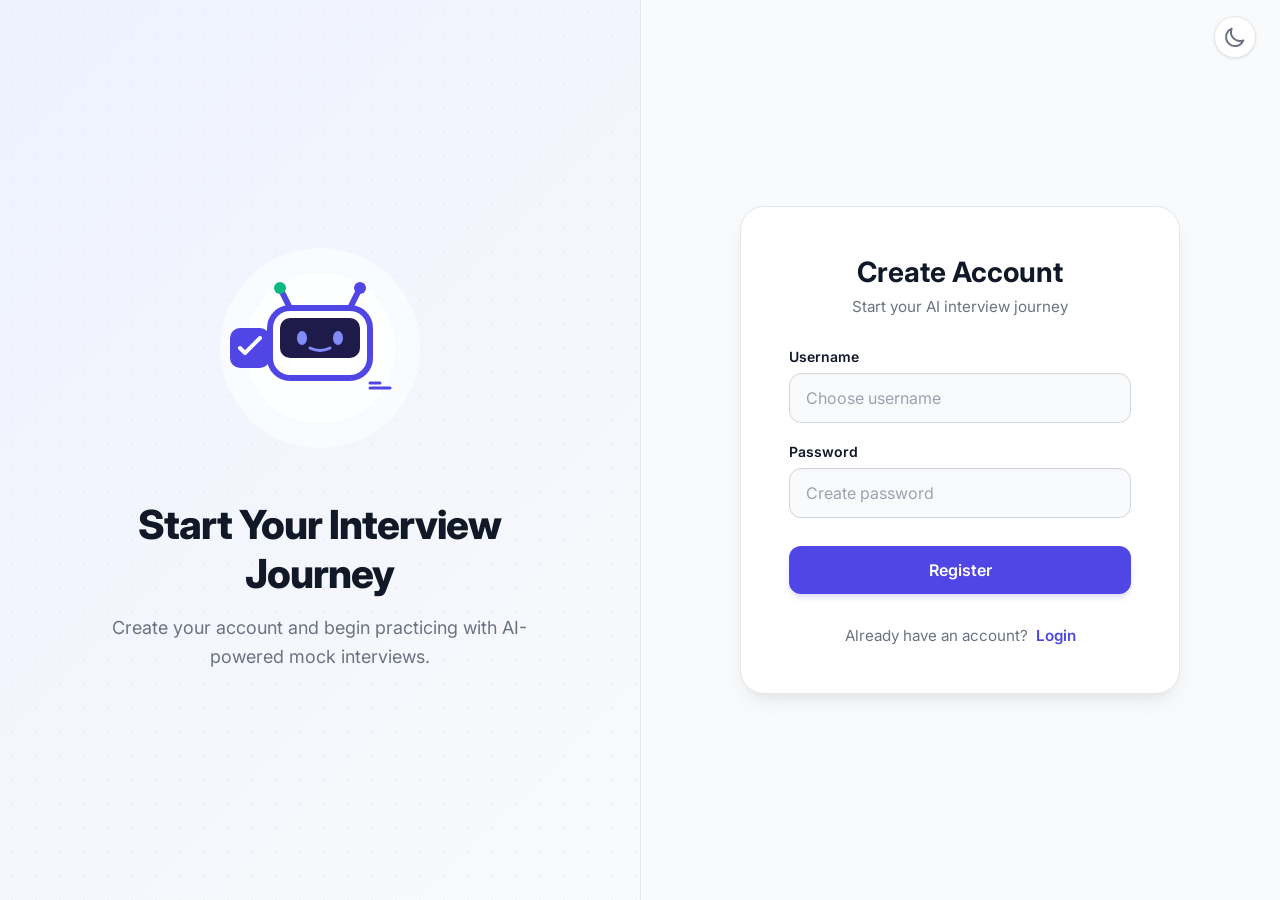
<file: templates/register.html>
<!DOCTYPE html>
<html lang="en">

<head>
    <meta charset="UTF-8">
    <meta name="viewport" content="width=device-width, initial-scale=1.0">
    <title>Register - InterviewPresence AI</title>
    <link href="https://fonts.googleapis.com/css2?family=Inter:wght@300;400;500;600;700;800&display=swap"
        rel="stylesheet">
    <style>
        /* ─── Light Theme Variables ─── */
        :root {
            --primary: #4f46e5;
            --primary-hover: #4338ca;
            --bg-light: #f9fafb;
            --surface: #ffffff;
            --brand-panel-bg: linear-gradient(135deg, #eef2ff 0%, #f9fafb 100%);
            --text-main: #111827;
            --text-muted: #6b7280;
            --border: #e5e7eb;
            --input-bg: #f9fafb;
            --input-border: #d1d5db;
            --input-focus: rgba(79, 70, 229, 0.2);
            --input-hover-border: #a5b4fc;
            --placeholder: #9ca3af;
        }

        /* ─── Dark Theme Overrides ─── */
        [data-theme="dark"] {
            --bg-light: #111827;
            --surface: #1f2937;
            --brand-panel-bg: linear-gradient(135deg, #1e1b4b 0%, #111827 100%);
            --text-main: #f9fafb;
            --text-muted: #9ca3af;
            --border: #374151;
            --input-bg: #111827;
            --input-border: #4b5563;
            --input-hover-border: #6366f1;
            --placeholder: #6b7280;
        }

        * {
            box-sizing: border-box;
            margin: 0;
            padding: 0;
            font-family: 'Inter', sans-serif;
        }

        body {
            background-color: var(--bg-light);
            color: var(--text-main);
            min-height: 100vh;
            display: flex;
            align-items: center;
            justify-content: center;
            transition: background-color 0.3s ease, color 0.3s ease;
        }

        .split-layout {
            display: flex;
            width: 100%;
            min-height: 100vh;
            background: var(--surface);
            transition: background-color 0.3s ease;
        }

        /* ─── Left Panel: Brand ─── */
        .brand-panel {
            flex: 1;
            background: var(--brand-panel-bg);
            display: flex;
            flex-direction: column;
            align-items: center;
            justify-content: center;
            padding: 4rem 2rem;
            text-align: center;
            position: relative;
            overflow: hidden;
            border-right: 1px solid var(--border);
            transition: background 0.3s ease, border-color 0.3s ease;
        }

        /* Dot pattern — uses var(--border) so it auto-adapts */
        .brand-panel::before {
            content: '';
            position: absolute;
            top: 0;
            right: 0;
            bottom: 0;
            left: 0;
            background-image: radial-gradient(var(--border) 1px, transparent 1px);
            background-size: 24px 24px;
            opacity: 0.5;
            z-index: 0;
            transition: opacity 0.3s ease;
        }

        .brand-content {
            position: relative;
            z-index: 10;
            max-width: 480px;
            display: flex;
            flex-direction: column;
            align-items: center;
            gap: 2rem;
        }

        .illustration-container {
            width: 240px;
            height: 240px;
            animation: float 6s ease-in-out infinite;
        }

        @keyframes float {
            0% {
                transform: translateY(0px);
            }

            50% {
                transform: translateY(-15px);
            }

            100% {
                transform: translateY(0px);
            }
        }

        .brand-text h1 {
            font-size: 2.5rem;
            font-weight: 800;
            color: var(--text-main);
            margin-bottom: 1rem;
            letter-spacing: -0.025em;
            transition: color 0.3s ease;
        }

        .brand-text p {
            font-size: 1.125rem;
            color: var(--text-muted);
            line-height: 1.6;
            transition: color 0.3s ease;
        }

        /* ─── Right Panel: Form ─── */
        .form-panel {
            flex: 1;
            display: flex;
            align-items: center;
            justify-content: center;
            padding: 2rem;
            background-color: var(--bg-light);
            transition: background-color 0.3s ease;
        }

        .form-card {
            background: var(--surface);
            max-width: 440px;
            width: 100%;
            padding: 3rem;
            border-radius: 24px;
            box-shadow: 0 10px 25px -5px rgba(0, 0, 0, 0.08), 0 8px 10px -6px rgba(0, 0, 0, 0.04);
            border: 1px solid var(--border);
            text-align: left;
            transition: background-color 0.3s ease, border-color 0.3s ease, box-shadow 0.3s ease;
        }

        .form-header {
            margin-bottom: 2rem;
            text-align: center;
        }

        .form-header h2 {
            font-size: 1.75rem;
            font-weight: 700;
            color: var(--text-main);
            margin-bottom: 0.5rem;
            transition: color 0.3s ease;
        }

        .form-header p {
            color: var(--text-muted);
            font-size: 0.95rem;
            transition: color 0.3s ease;
        }

        .auth-form {
            display: flex;
            flex-direction: column;
            gap: 1.25rem;
        }

        .input-group {
            display: flex;
            flex-direction: column;
            gap: 0.5rem;
        }

        .input-group label {
            font-size: 0.875rem;
            font-weight: 600;
            color: var(--text-main);
            transition: color 0.3s ease;
        }

        .input-group input {
            padding: 0.875rem 1rem;
            border-radius: 12px;
            border: 1px solid var(--input-border);
            background-color: var(--input-bg);
            font-size: 1rem;
            color: var(--text-main);
            transition: all 0.2s ease;
            box-shadow: 0 1px 2px rgba(0, 0, 0, 0.02) inset;
        }

        .input-group input:hover {
            border-color: var(--input-hover-border);
        }

        .input-group input:focus {
            outline: none;
            border-color: var(--primary);
            box-shadow: 0 0 0 4px var(--input-focus);
            background-color: var(--surface);
        }

        .input-group input::placeholder {
            color: var(--placeholder);
        }

        .auth-btn {
            margin-top: 0.5rem;
            background: var(--primary);
            color: white;
            font-weight: 600;
            font-size: 1rem;
            padding: 0.875rem 1.5rem;
            border-radius: 12px;
            border: none;
            cursor: pointer;
            transition: all 0.2s ease;
            display: flex;
            justify-content: center;
            align-items: center;
            box-shadow: 0 4px 6px -1px rgba(79, 70, 229, 0.2);
        }

        .auth-btn:hover {
            background: var(--primary-hover);
            transform: translateY(-2px);
            box-shadow: 0 10px 15px -3px rgba(79, 70, 229, 0.3);
        }

        .auth-link {
            margin-top: 2rem;
            text-align: center;
            font-size: 0.95rem;
            color: var(--text-muted);
            transition: color 0.3s ease;
        }

        .auth-link a {
            color: var(--primary);
            font-weight: 600;
            text-decoration: none;
            transition: color 0.2s ease;
            margin-left: 0.25rem;
        }

        .auth-link a:hover {
            color: var(--primary-hover);
            text-decoration: underline;
        }

        /* ─── Theme Toggle ─── */
        .theme-toggle-btn {
            background: transparent;
            border: none;
            color: var(--text-muted);
            cursor: pointer;
            padding: 0.5rem;
            border-radius: 50%;
            display: flex;
            align-items: center;
            justify-content: center;
            transition: background-color 0.3s ease, color 0.3s ease;
            z-index: 9999;
        }

        .theme-toggle-btn:hover {
            background-color: var(--border);
            color: var(--text-main);
        }

        .theme-toggle-btn svg {
            width: 24px;
            height: 24px;
        }

        .fixed-theme-toggle {
            position: fixed;
            top: 1rem;
            right: 1.5rem;
            background: var(--surface);
            border: 1px solid var(--border);
            box-shadow: 0 1px 3px rgba(0, 0, 0, 0.1);
            transition: background-color 0.3s ease, border-color 0.3s ease;
        }

        @media (max-width: 900px) {
            .split-layout {
                flex-direction: column;
            }

            .brand-panel {
                flex: none;
                padding: 3rem 1.5rem;
            }

            .illustration-container {
                width: 180px;
                height: 180px;
            }

            .brand-text h1 {
                font-size: 2rem;
            }

            .form-panel {
                padding: 2rem 1.5rem;
                align-items: flex-start;
            }

            .form-card {
                padding: 2rem;
            }
        }
    </style>
</head>

<body>

    <!-- Theme Toggle (fixed, top-right) -->
    <button id="themeToggle" class="theme-toggle-btn fixed-theme-toggle" aria-label="Toggle Theme">
        <svg id="sunIcon" style="display: none;" xmlns="http://www.w3.org/2000/svg" fill="none" viewBox="0 0 24 24"
            stroke="currentColor" stroke-width="2">
            <path stroke-linecap="round" stroke-linejoin="round"
                d="M12 3v1m0 16v1m9-9h-1M4 12H3m15.364 6.364l-.707-.707M6.343 6.343l-.707-.707m12.728 0l-.707.707M6.343 17.657l-.707.707M16 12a4 4 0 11-8 0 4 4 0 018 0z" />
        </svg>
        <svg id="moonIcon" xmlns="http://www.w3.org/2000/svg" fill="none" viewBox="0 0 24 24" stroke="currentColor"
            stroke-width="2">
            <path stroke-linecap="round" stroke-linejoin="round"
                d="M20.354 15.354A9 9 0 018.646 3.646 9.003 9.003 0 0012 21a9.003 9.003 0 008.354-5.646z" />
        </svg>
    </button>

    <div class="split-layout">

        <!-- Left Panel -->
        <div class="brand-panel">
            <div class="brand-content">
                <div class="illustration-container">
                    <svg width="100%" height="100%" viewBox="0 0 240 240" fill="none"
                        xmlns="http://www.w3.org/2000/svg">
                        <circle cx="120" cy="120" r="100" fill="#ffffff" opacity="0.6" />
                        <circle cx="120" cy="120" r="75" fill="#ffffff" opacity="0.9" />
                        <rect x="70" y="80" width="100" height="70" rx="20" fill="white" stroke="#4F46E5"
                            stroke-width="6" />
                        <rect x="80" y="90" width="80" height="40" rx="10" fill="#1E1B4B" />
                        <ellipse cx="102" cy="110" rx="5" ry="7" fill="#818CF8" />
                        <ellipse cx="138" cy="110" rx="5" ry="7" fill="#818CF8" />
                        <path d="M 110 120 Q 120 125 130 120" stroke="#818CF8" stroke-width="3"
                            stroke-linecap="round" />
                        <path d="M 90 80 L 80 60" stroke="#4F46E5" stroke-width="6" stroke-linecap="round" />
                        <!-- Green accent for registration -->
                        <circle cx="80" cy="60" r="6" fill="#10b981" />
                        <path d="M 150 80 L 160 60" stroke="#4F46E5" stroke-width="6" stroke-linecap="round" />
                        <circle cx="160" cy="60" r="6" fill="#4F46E5" />
                        <path d="M 170 155 L 180 155 M 170 160 L 190 160" stroke="#4F46E5" stroke-width="3"
                            stroke-linecap="round" />
                        <rect x="30" y="100" width="40" height="40" rx="10" fill="#4F46E5" />
                        <path d="M 40 120 L 45 125 L 60 110" stroke="white" stroke-width="4" stroke-linecap="round"
                            stroke-linejoin="round" />
                    </svg>
                </div>
                <div class="brand-text">
                    <h1>Start Your Interview Journey</h1>
                    <p>Create your account and begin practicing with AI-powered mock interviews.</p>
                </div>
            </div>
        </div>

        <!-- Right Panel -->
        <div class="form-panel">
            <div class="form-card">

                <div class="form-header">
                    <h2>Create Account</h2>
                    <p>Start your AI interview journey</p>
                </div>

                <form method="POST" class="auth-form">

                    <div class="input-group">
                        <label>Username</label>
                        <input type="text" name="username" placeholder="Choose username" required>
                    </div>

                    <div class="input-group">
                        <label>Password</label>
                        <input type="password" name="password" placeholder="Create password" required>
                    </div>

                    <button type="submit" class="auth-btn">
                        Register
                    </button>

                </form>

                <div class="auth-link">
                    Already have an account?
                    <a href="/login">Login</a>
                </div>

            </div>
        </div>

    </div>

    <!-- THEME SCRIPT -->
    <script>
        const savedThemeInit = localStorage.getItem('theme');
        if (savedThemeInit === 'dark') {
            document.documentElement.setAttribute('data-theme', 'dark');
        } else {
            document.documentElement.setAttribute('data-theme', 'light');
        }

        document.addEventListener("DOMContentLoaded", () => {
            const sunIcon = document.getElementById('sunIcon');
            const moonIcon = document.getElementById('moonIcon');
            const themeToggleBtn = document.getElementById('themeToggle');

            const syncIcons = (theme) => {
                if (theme === 'dark') {
                    if (sunIcon) sunIcon.style.display = 'block';
                    if (moonIcon) moonIcon.style.display = 'none';
                } else {
                    if (sunIcon) sunIcon.style.display = 'none';
                    if (moonIcon) moonIcon.style.display = 'block';
                }
            };

            syncIcons(localStorage.getItem('theme') || 'light');

            if (themeToggleBtn) {
                themeToggleBtn.addEventListener('click', () => {
                    const currentTheme = document.documentElement.getAttribute('data-theme');
                    const targetTheme = currentTheme === 'dark' ? 'light' : 'dark';
                    document.documentElement.setAttribute('data-theme', targetTheme);
                    localStorage.setItem('theme', targetTheme);
                    syncIcons(targetTheme);
                });
            }
        });
    </script>

</body>

</html>
</file>
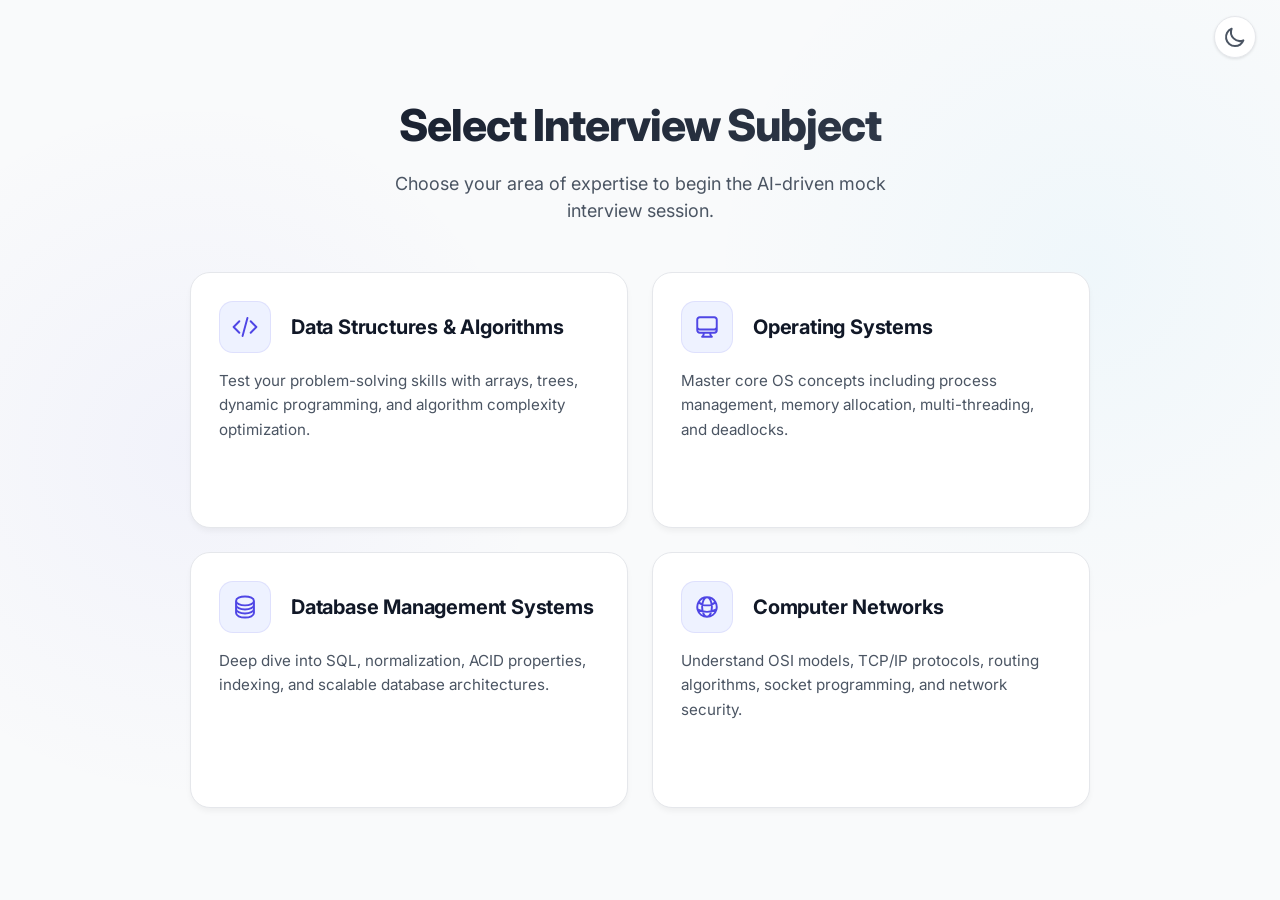
<file: templates/subjects.html>
<!DOCTYPE html>
<html lang="en">

<head>
    <meta charset="UTF-8">
    <meta name="viewport" content="width=device-width, initial-scale=1.0">
    <title>Select Subject - InterviewPresence AI</title>
    <!-- Google Fonts for modern SaaS aesthetics -->
    <link rel="preconnect" href="https://fonts.googleapis.com">
    <link rel="preconnect" href="https://fonts.gstatic.com" crossorigin>
    <link href="https://fonts.googleapis.com/css2?family=Inter:wght@300;400;500;600;700&display=swap" rel="stylesheet">

    <style>
        :root {
            --bg-base: #f9fafb;
            --text-primary: #111827;
            --text-secondary: #4b5563;
            --card-bg: #ffffff;
            --card-border: #e5e7eb;
            --card-hover-border: #a5b4fc;
            --card-hover-shadow: rgba(79, 70, 229, 0.15);
            --accent-primary: #4f46e5;
            --accent-secondary: #4338ca;
            --icon-bg: #eef2ff;
            --gradient-text: linear-gradient(135deg, #111827 0%, #374151 100%);
        }

        * {
            box-sizing: border-box;
            margin: 0;
            padding: 0;
        }

        body {
            font-family: 'Inter', -apple-system, BlinkMacSystemFont, "Segoe UI", Roboto, Helvetica, Arial, sans-serif;
            background-color: var(--bg-base);
            background-image:
                radial-gradient(circle at 15% 50%, rgba(99, 102, 241, 0.05), transparent 30%),
                radial-gradient(circle at 85% 30%, rgba(56, 189, 248, 0.05), transparent 30%);
            color: var(--text-primary);
            min-height: 100vh;
            display: flex;
            flex-direction: column;
            align-items: center;
            justify-content: center;
            padding: 2rem;
            line-height: 1.5;
        }

        .container {
            max-width: 900px;
            width: 100%;
            display: flex;
            flex-direction: column;
            gap: 3rem;
            animation: fadeUp 0.6s ease-out forwards;
            opacity: 0;
            transform: translateY(15px);
        }

        .header-section {
            text-align: center;
        }

        .header-section h1 {
            font-size: 2.75rem;
            font-weight: 800;
            margin-bottom: 0.75rem;
            letter-spacing: -0.025em;
            background: var(--gradient-text);
            -webkit-background-clip: text;
            -webkit-text-fill-color: transparent;
        }

        .header-section p {
            font-size: 1.125rem;
            color: var(--text-secondary);
            max-width: 500px;
            margin: 0 auto;
        }

        .subject-grid {
            display: grid;
            grid-template-columns: repeat(2, 1fr);
            gap: 1.5rem;
        }

        .subject-card {
            background: var(--card-bg);
            border: 1px solid var(--card-border);
            border-radius: 1.25rem;
            padding: 1.75rem;
            display: flex;
            flex-direction: column;
            gap: 1rem;
            text-decoration: none;
            color: var(--text-primary);
            transition: all 0.3s cubic-bezier(0.4, 0, 0.2, 1);
            position: relative;
            overflow: hidden;
            cursor: pointer;
            box-shadow: 0 4px 6px -1px rgba(0, 0, 0, 0.05);
        }

        .subject-card::after {
            content: '';
            position: absolute;
            inset: 0;
            background: linear-gradient(135deg, rgba(79, 70, 229, 0.03) 0%, transparent 100%);
            opacity: 0;
            transition: opacity 0.3s ease;
            pointer-events: none;
        }

        .subject-card:hover {
            transform: translateY(-6px);
            border-color: var(--card-hover-border);
            box-shadow: 0 12px 30px -10px var(--card-hover-shadow);
        }

        .subject-card:hover::after {
            opacity: 1;
        }

        .card-header {
            display: flex;
            align-items: center;
            gap: 1.25rem;
        }

        .icon-container {
            width: 52px;
            height: 52px;
            border-radius: 14px;
            background: var(--icon-bg);
            display: flex;
            align-items: center;
            justify-content: center;
            color: var(--accent-primary);
            flex-shrink: 0;
            border: 1px solid rgba(79, 70, 229, 0.1);
        }

        .icon-container svg {
            width: 26px;
            height: 26px;
        }

        .subject-title {
            font-size: 1.25rem;
            font-weight: 700;
            color: var(--text-primary);
            letter-spacing: -0.01em;
        }

        .subject-desc {
            font-size: 0.95rem;
            color: var(--text-secondary);
            line-height: 1.6;
            flex-grow: 1;
        }

        .card-footer {
            margin-top: auto;
            display: flex;
            align-items: center;
            justify-content: space-between;
            padding-top: 1.25rem;
            font-size: 0.875rem;
            font-weight: 600;
            color: var(--accent-primary);
            opacity: 0;
            transition: opacity 0.3s ease;
        }

        @media (hover: none) {
            .card-footer {
                opacity: 1;
            }
        }

        .subject-card:hover .card-footer {
            opacity: 1;
        }

        .arrow-icon {
            transition: transform 0.3s cubic-bezier(0.4, 0, 0.2, 1);
        }

        .subject-card:hover .arrow-icon {
            transform: translateX(6px);
        }

        @keyframes fadeUp {
            from {
                opacity: 0;
                transform: translateY(15px);
            }

            to {
                opacity: 1;
                transform: translateY(0);
            }
        }

        /* Responsive Breakpoints */
        @media (max-width: 768px) {
            .subject-grid {
                grid-template-columns: 1fr;
            }

            .header-section h1 {
                font-size: 2.25rem;
            }

            body {
                padding: 1.5rem;
            }

            .container {
                gap: 2rem;
            }
        }
    </style>

    <!-- THEME INJECTION -->
    <style>
        [data-theme="dark"] {
            --bg-light: #111827;
            --bg-base: #111827;
            --bg: #111827;
            --surface: #1f2937;
            --card-bg: #1f2937;
            --text-main: #f9fafb;
            --text-primary: #f9fafb;
            --text-muted: #9ca3af;
            --text-secondary: #9ca3af;
            --border: #374151;
            --card-border: #374151;
            --icon-bg: #374151;
            --gradient-text: linear-gradient(135deg, #f9fafb 0%, #9ca3af 100%);
        }

        body,
        nav,
        .topbar,
        .session-info-bar,
        .question-card,
        .timer-card,
        .video-container,
        .badge,
        .status-badge,
        .guidance-panel,
        .guidance-text,
        span,
        h4,
        div,
        .subject-card,
        .difficulty-card,
        .feature-card,
        .stats-empty-state,
        .split-layout,
        .brand-panel,
        .form-card,
        section,
        header,
        main,
        h1,
        h2,
        h3,
        p {
            transition: background-color 0.3s ease, color 0.3s ease, border-color 0.3s ease, box-shadow 0.3s ease;
        }

        .theme-toggle-btn {
            background: transparent;
            border: none;
            color: var(--text-muted, var(--text-secondary, var(--primary, #6b7280)));
            cursor: pointer;
            padding: 0.5rem;
            border-radius: 50%;
            display: flex;
            align-items: center;
            justify-content: center;
            transition: background-color 0.3s ease, color 0.3s ease;
            z-index: 9999;
        }

        .theme-toggle-btn:hover {
            background-color: var(--border, var(--card-border, #e5e7eb));
            color: var(--text-main, var(--text-primary, #111827));
        }

        .theme-toggle-btn svg {
            width: 24px;
            height: 24px;
        }

        .fixed-theme-toggle {
            position: fixed;
            top: 1rem;
            right: 1.5rem;
            background: var(--surface, var(--card-bg, #ffffff));
            border: 1px solid var(--border, var(--card-border, #e5e7eb));
            box-shadow: 0 1px 3px rgba(0, 0, 0, 0.1);
        }
    </style>

</head>

<body>

    <!-- THEME TOGGLE FIXED -->
    <button id="themeToggle" class="theme-toggle-btn fixed-theme-toggle" aria-label="Toggle Theme">
        <svg id="sunIcon" style="display: none;" xmlns="http://www.w3.org/2000/svg" fill="none" viewBox="0 0 24 24"
            stroke="currentColor" stroke-width="2">
            <path stroke-linecap="round" stroke-linejoin="round"
                d="M12 3v1m0 16v1m9-9h-1M4 12H3m15.364 6.364l-.707-.707M6.343 6.343l-.707-.707m12.728 0l-.707.707M6.343 17.657l-.707.707M16 12a4 4 0 11-8 0 4 4 0 018 0z" />
        </svg>
        <svg id="moonIcon" xmlns="http://www.w3.org/2000/svg" fill="none" viewBox="0 0 24 24" stroke="currentColor"
            stroke-width="2">
            <path stroke-linecap="round" stroke-linejoin="round"
                d="M20.354 15.354A9 9 0 018.646 3.646 9.003 9.003 0 0012 21a9.003 9.003 0 008.354-5.646z" />
        </svg>
    </button>


    <main class="container">
        <header class="header-section">
            <h1>Select Interview Subject</h1>
            <p>Choose your area of expertise to begin the AI-driven mock interview session.</p>
        </header>

        <div class="subject-grid">

            <!-- Data Structures & Algorithms (DSA) -->
            <a href="/difficulty?subject=dsa" class="subject-card">
                <div class="card-header">
                    <div class="icon-container">
                        <svg xmlns="http://www.w3.org/2000/svg" fill="none" viewBox="0 0 24 24" stroke-width="1.8"
                            stroke="currentColor">
                            <path stroke-linecap="round" stroke-linejoin="round"
                                d="M17.25 6.75 22.5 12l-5.25 5.25m-10.5 0L1.5 12l5.25-5.25m7.5-3-4.5 16.5" />
                        </svg>
                    </div>
                    <h2 class="subject-title">Data Structures & Algorithms</h2>
                </div>
                <p class="subject-desc">Test your problem-solving skills with arrays, trees, dynamic programming, and
                    algorithm complexity optimization.</p>
                <div class="card-footer">
                    <span>Select Subject</span>
                    <svg class="arrow-icon" xmlns="http://www.w3.org/2000/svg" width="18" height="18" fill="none"
                        viewBox="0 0 24 24" stroke-width="2" stroke="currentColor">
                        <path stroke-linecap="round" stroke-linejoin="round" d="M13.5 4.5L21 12m0 0l-7.5 7.5M21 12H3" />
                    </svg>
                </div>
            </a>

            <!-- Operating Systems (OS) -->
            <a href="/difficulty?subject=os" class="subject-card">
                <div class="card-header">
                    <div class="icon-container">
                        <svg xmlns="http://www.w3.org/2000/svg" fill="none" viewBox="0 0 24 24" stroke-width="1.8"
                            stroke="currentColor">
                            <path stroke-linecap="round" stroke-linejoin="round"
                                d="M9 17.25v1.007a3 3 0 0 1-.879 2.122L7.5 21h9l-.621-.621A3 3 0 0 1 15 18.257V17.25m6-12V15a2.25 2.25 0 0 1-2.25 2.25H5.25A2.25 2.25 0 0 1 3 15V5.25m18 0A2.25 2.25 0 0 0 18.75 3H5.25A2.25 2.25 0 0 0 3 5.25m18 0V12a2.25 2.25 0 0 1-2.25 2.25H5.25A2.25 2.25 0 0 1 3 12V5.25" />
                        </svg>
                    </div>
                    <h2 class="subject-title">Operating Systems</h2>
                </div>
                <p class="subject-desc">Master core OS concepts including process management, memory allocation,
                    multi-threading, and deadlocks.</p>
                <div class="card-footer">
                    <span>Select Subject</span>
                    <svg class="arrow-icon" xmlns="http://www.w3.org/2000/svg" width="18" height="18" fill="none"
                        viewBox="0 0 24 24" stroke-width="2" stroke="currentColor">
                        <path stroke-linecap="round" stroke-linejoin="round" d="M13.5 4.5L21 12m0 0l-7.5 7.5M21 12H3" />
                    </svg>
                </div>
            </a>

            <!-- Database Management Systems (DBMS) -->
            <a href="/difficulty?subject=dbms" class="subject-card">
                <div class="card-header">
                    <div class="icon-container">
                        <svg xmlns="http://www.w3.org/2000/svg" fill="none" viewBox="0 0 24 24" stroke-width="1.8"
                            stroke="currentColor">
                            <path stroke-linecap="round" stroke-linejoin="round"
                                d="M20.25 6.375c0 2.278-3.694 4.125-8.25 4.125S3.75 8.653 3.75 6.375m16.5 0c0-2.278-3.694-4.125-8.25-4.125S3.75 4.097 3.75 6.375m16.5 0v11.25c0 2.278-3.694 4.125-8.25 4.125s-8.25-1.847-8.25-4.125V6.375m16.5 0v3.75m-16.5-3.75v3.75m16.5 0v3.75C20.25 16.153 16.556 18 12 18s-8.25-1.847-8.25-4.125v-3.75m16.5 0c0 2.278-3.694 4.125-8.25 4.125s-8.25-1.847-8.25-4.125" />
                        </svg>
                    </div>
                    <h2 class="subject-title">Database Management Systems</h2>
                </div>
                <p class="subject-desc">Deep dive into SQL, normalization, ACID properties, indexing, and scalable
                    database architectures.</p>
                <div class="card-footer">
                    <span>Select Subject</span>
                    <svg class="arrow-icon" xmlns="http://www.w3.org/2000/svg" width="18" height="18" fill="none"
                        viewBox="0 0 24 24" stroke-width="2" stroke="currentColor">
                        <path stroke-linecap="round" stroke-linejoin="round" d="M13.5 4.5L21 12m0 0l-7.5 7.5M21 12H3" />
                    </svg>
                </div>
            </a>

            <!-- Computer Networks (CN) -->
            <a href="/difficulty?subject=networks" class="subject-card">
                <div class="card-header">
                    <div class="icon-container">
                        <svg xmlns="http://www.w3.org/2000/svg" fill="none" viewBox="0 0 24 24" stroke-width="1.8"
                            stroke="currentColor">
                            <path stroke-linecap="round" stroke-linejoin="round"
                                d="M12 21a9.004 9.004 0 0 0 8.716-6.747M12 21a9.004 9.004 0 0 1-8.716-6.747M12 21c2.485 0 4.5-4.03 4.5-9S14.485 3 12 3m0 18c-2.485 0-4.5-4.03-4.5-9S9.515 3 12 3m0 0a8.997 8.997 0 0 1 7.843 4.582M12 3a8.997 8.997 0 0 0-7.843 4.582m15.686 0A11.953 11.953 0 0 1 12 10.5c-2.998 0-5.74-1.1-7.843-2.918m15.686 0A8.959 8.959 0 0 1 21 12c0 .778-.099 1.533-.284 2.253m0 0A17.919 17.919 0 0 1 12 16.5c-3.162 0-6.133-.815-8.716-2.247m0 0A9.015 9.015 0 0 1 3 12c0-1.605.42-3.113 1.157-4.418" />
                        </svg>
                    </div>
                    <h2 class="subject-title">Computer Networks</h2>
                </div>
                <p class="subject-desc">Understand OSI models, TCP/IP protocols, routing algorithms, socket programming,
                    and network security.</p>
                <div class="card-footer">
                    <span>Select Subject</span>
                    <svg class="arrow-icon" xmlns="http://www.w3.org/2000/svg" width="18" height="18" fill="none"
                        viewBox="0 0 24 24" stroke-width="2" stroke="currentColor">
                        <path stroke-linecap="round" stroke-linejoin="round" d="M13.5 4.5L21 12m0 0l-7.5 7.5M21 12H3" />
                    </svg>
                </div>
            </a>
        </div>
    </main>


    <!-- THEME SCRIPT -->
    <script>
        const initTheme = () => {
            const savedTheme = localStorage.getItem('theme');
            const sunIcon = document.getElementById('sunIcon');
            const moonIcon = document.getElementById('moonIcon');
            if (savedTheme === 'dark') {
                document.documentElement.setAttribute('data-theme', 'dark');
                if (sunIcon) sunIcon.style.display = 'block';
                if (moonIcon) moonIcon.style.display = 'none';
            } else {
                document.documentElement.setAttribute('data-theme', 'light');
                if (sunIcon) sunIcon.style.display = 'none';
                if (moonIcon) moonIcon.style.display = 'block';
            }
        };

        const savedThemeInit = localStorage.getItem('theme');
        if (savedThemeInit === 'dark') {
            document.documentElement.setAttribute('data-theme', 'dark');
        } else {
            document.documentElement.setAttribute('data-theme', 'light');
        }

        document.addEventListener("DOMContentLoaded", () => {
            initTheme();
            const themeToggleBtn = document.getElementById('themeToggle');
            const sunIcon = document.getElementById('sunIcon');
            const moonIcon = document.getElementById('moonIcon');

            if (themeToggleBtn) {
                themeToggleBtn.addEventListener('click', () => {
                    const currentTheme = document.documentElement.getAttribute('data-theme');
                    let targetTheme = 'light';
                    if (currentTheme === 'light' || !currentTheme) {
                        targetTheme = 'dark';
                        if (sunIcon) sunIcon.style.display = 'block';
                        if (moonIcon) moonIcon.style.display = 'none';
                    } else {
                        targetTheme = 'light';
                        if (sunIcon) sunIcon.style.display = 'none';
                        if (moonIcon) moonIcon.style.display = 'block';
                    }
                    document.documentElement.setAttribute('data-theme', targetTheme);
                    localStorage.setItem('theme', targetTheme);
                });
            }
        });
    </script>

</body>

</html>
</file>
